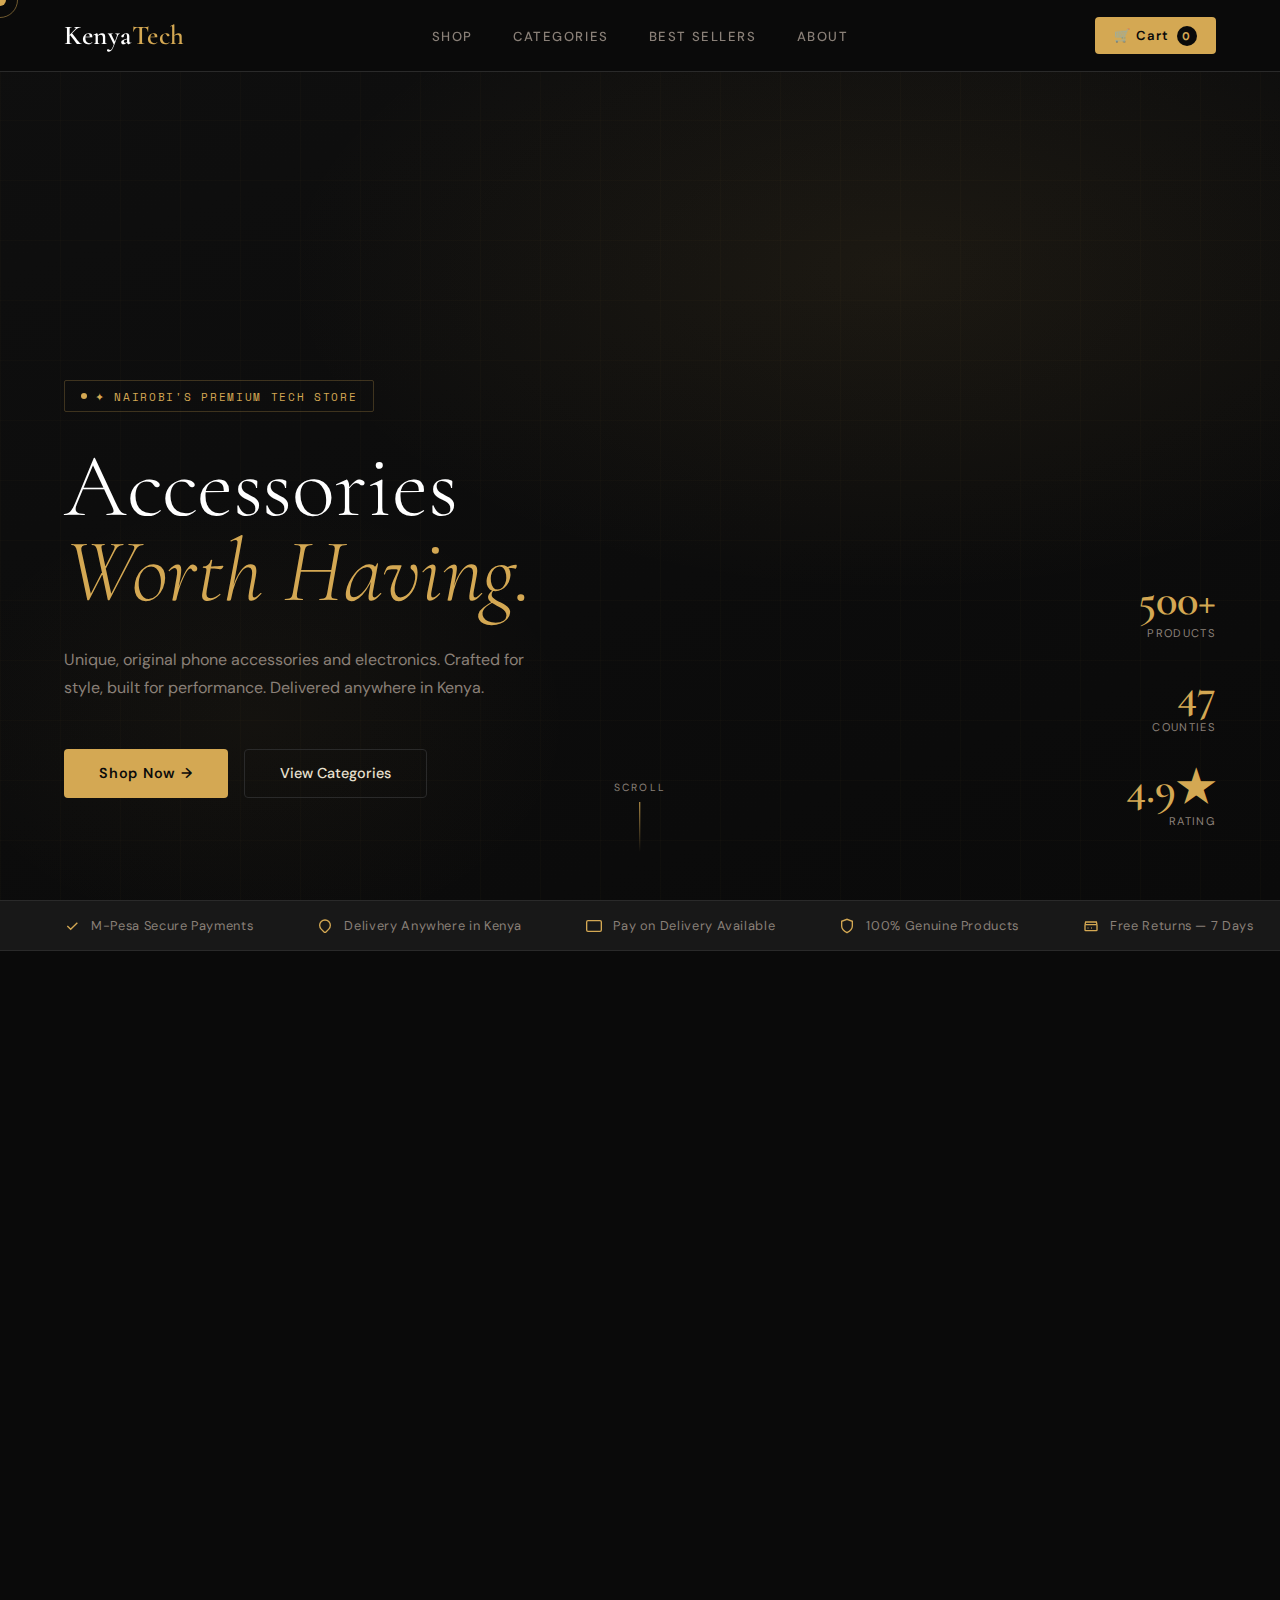
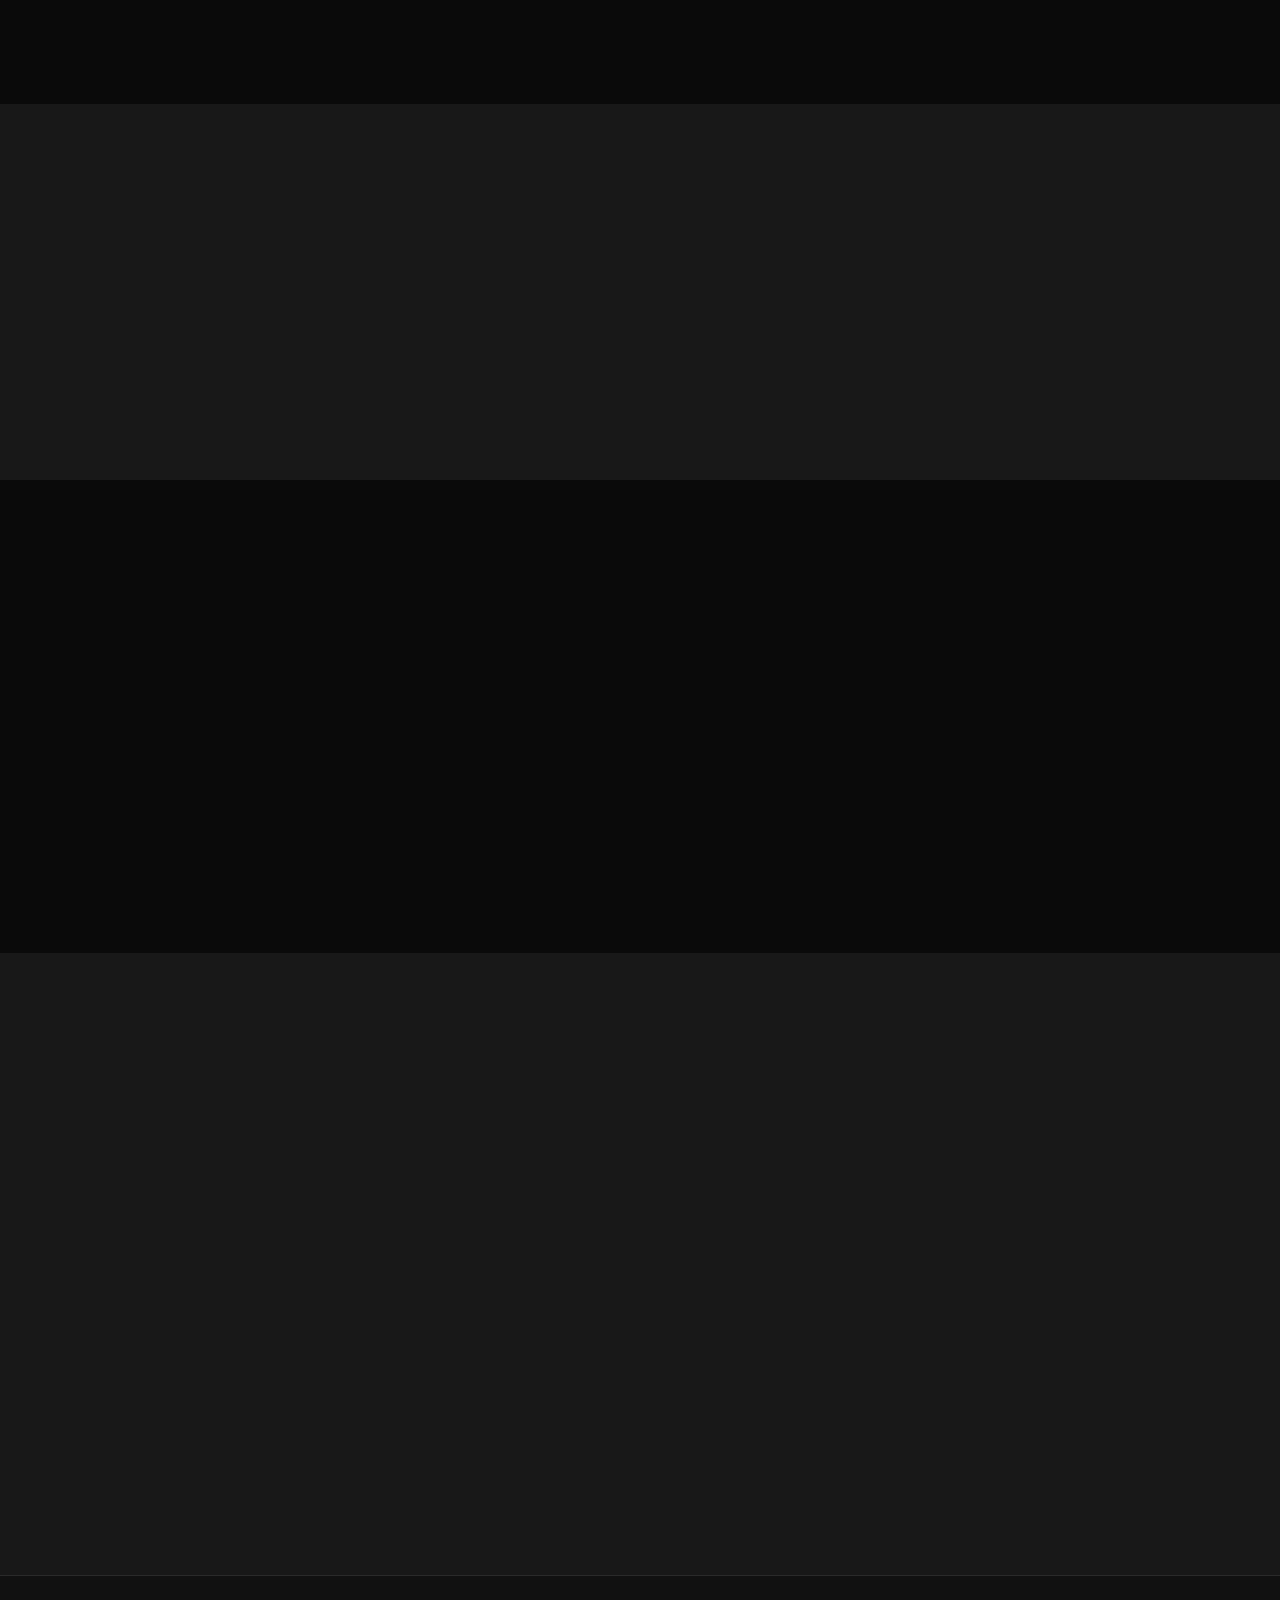
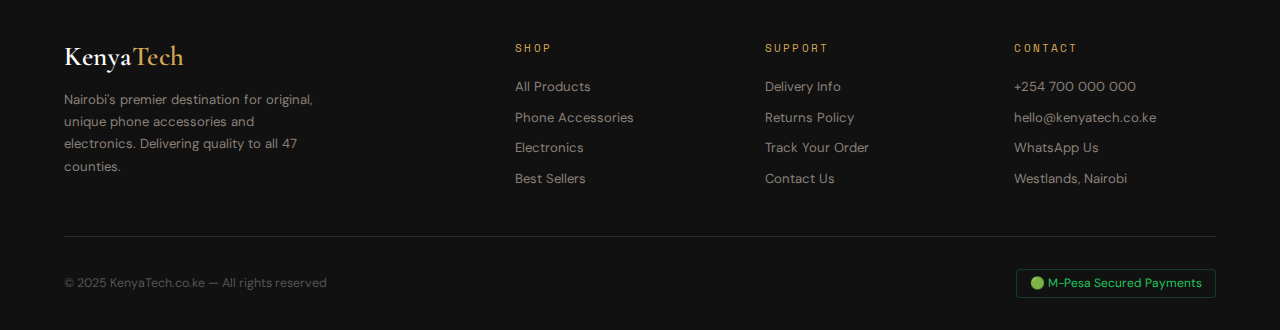
<file: kenyatech.html>
<!DOCTYPE html>
<html lang="en">
<head>
<meta charset="UTF-8">
<meta name="viewport" content="width=device-width, initial-scale=1.0">
<title>KenyaTech — Premium Phone Accessories</title>
<link rel="preconnect" href="https://fonts.googleapis.com">
<link href="https://fonts.googleapis.com/css2?family=Cormorant+Garamond:wght@300;400;500;600;700&family=DM+Sans:wght@300;400;500;600&family=Space+Mono:wght@400;700&display=swap" rel="stylesheet">
<style>
  :root {
    --gold: #D4A853;
    --gold-light: #F0C872;
    --gold-dim: #8A6A2A;
    --black: #0A0A0A;
    --dark: #111111;
    --dark2: #181818;
    --dark3: #222222;
    --card: #161616;
    --border: #2A2A2A;
    --border-gold: rgba(212,168,83,0.25);
    --text: #E8E0D0;
    --text-dim: #8A8078;
    --text-muted: #555;
    --green: #22C55E;
    --red: #EF4444;
    --white: #FFFFFF;
    --r: 8px;
    --r-lg: 16px;
  }

  *, *::before, *::after { box-sizing: border-box; margin: 0; padding: 0; }

  html { scroll-behavior: smooth; }

  body {
    font-family: 'DM Sans', sans-serif;
    background: var(--black);
    color: var(--text);
    overflow-x: hidden;
    cursor: none;
  }

  /* CUSTOM CURSOR */
  .cursor {
    width: 12px; height: 12px;
    background: var(--gold);
    border-radius: 50%;
    position: fixed; top: 0; left: 0;
    pointer-events: none;
    z-index: 99999;
    transition: transform 0.15s ease, width 0.2s, height 0.2s, background 0.2s;
    transform: translate(-50%, -50%);
  }
  .cursor-ring {
    width: 36px; height: 36px;
    border: 1.5px solid var(--gold);
    border-radius: 50%;
    position: fixed; top: 0; left: 0;
    pointer-events: none;
    z-index: 99998;
    transition: transform 0.3s ease;
    transform: translate(-50%, -50%);
    opacity: 0.5;
  }
  .cursor.hovering { width: 20px; height: 20px; background: var(--gold-light); }
  .cursor-ring.hovering { width: 52px; height: 52px; opacity: 0.3; }

  /* NAV */
  nav {
    position: fixed; top: 0; left: 0; right: 0; z-index: 1000;
    display: flex; align-items: center; justify-content: space-between;
    padding: 0 5%;
    height: 72px;
    background: rgba(10,10,10,0.92);
    backdrop-filter: blur(24px);
    border-bottom: 1px solid var(--border);
    transition: all 0.3s;
  }
  nav.scrolled { height: 60px; border-bottom-color: var(--border-gold); }

  .nav-logo {
    font-family: 'Cormorant Garamond', serif;
    font-size: 1.7rem;
    font-weight: 600;
    color: var(--white);
    letter-spacing: 0.02em;
    text-decoration: none;
  }
  .nav-logo span { color: var(--gold); }

  .nav-links {
    display: flex; gap: 2.5rem; list-style: none;
    align-items: center;
  }
  .nav-links a {
    font-family: 'DM Sans', sans-serif;
    font-size: 0.82rem;
    font-weight: 500;
    color: var(--text-dim);
    text-decoration: none;
    letter-spacing: 0.12em;
    text-transform: uppercase;
    transition: color 0.2s;
    position: relative;
  }
  .nav-links a::after {
    content: '';
    position: absolute; bottom: -4px; left: 0; right: 0;
    height: 1px; background: var(--gold);
    transform: scaleX(0); transition: transform 0.2s;
  }
  .nav-links a:hover { color: var(--gold); }
  .nav-links a:hover::after { transform: scaleX(1); }

  .nav-actions { display: flex; align-items: center; gap: 1rem; }

  .cart-btn {
    display: flex; align-items: center; gap: 0.5rem;
    background: var(--gold);
    color: var(--black);
    border: none;
    padding: 0.55rem 1.2rem;
    border-radius: 4px;
    font-family: 'DM Sans', sans-serif;
    font-size: 0.82rem;
    font-weight: 600;
    letter-spacing: 0.08em;
    cursor: none;
    transition: background 0.2s, transform 0.15s;
    position: relative;
  }
  .cart-btn:hover { background: var(--gold-light); transform: translateY(-1px); }
  .cart-count {
    background: var(--black);
    color: var(--gold);
    width: 20px; height: 20px;
    border-radius: 50%;
    display: flex; align-items: center; justify-content: center;
    font-size: 0.7rem; font-weight: 700;
  }

  .menu-btn {
    display: none;
    background: none; border: 1px solid var(--border);
    color: var(--text); width: 40px; height: 40px;
    border-radius: var(--r); align-items: center; justify-content: center;
    cursor: none; font-size: 1.2rem;
  }

  /* HERO */
  .hero {
    min-height: 100vh;
    display: flex; flex-direction: column; justify-content: flex-end;
    padding: 0 5% 8%;
    position: relative;
    overflow: hidden;
    background: var(--black);
  }

  .hero-bg {
    position: absolute; inset: 0;
    background:
      radial-gradient(ellipse 80% 60% at 70% 30%, rgba(212,168,83,0.08) 0%, transparent 60%),
      radial-gradient(ellipse 50% 50% at 20% 80%, rgba(212,168,83,0.04) 0%, transparent 50%),
      linear-gradient(160deg, #0F0F0F 0%, #0A0A0A 100%);
  }

  .hero-grid {
    position: absolute; inset: 0;
    background-image:
      linear-gradient(rgba(212,168,83,0.04) 1px, transparent 1px),
      linear-gradient(90deg, rgba(212,168,83,0.04) 1px, transparent 1px);
    background-size: 60px 60px;
    opacity: 0.6;
  }

  .hero-content { position: relative; z-index: 2; max-width: 720px; }

  .hero-tag {
    display: inline-flex; align-items: center; gap: 0.5rem;
    border: 1px solid var(--border-gold);
    padding: 0.4rem 1rem;
    border-radius: 2px;
    font-family: 'Space Mono', monospace;
    font-size: 0.7rem;
    color: var(--gold);
    letter-spacing: 0.15em;
    text-transform: uppercase;
    margin-bottom: 2rem;
    animation: fadeUp 0.8s ease 0.2s both;
  }
  .hero-tag::before {
    content: '';
    width: 6px; height: 6px;
    background: var(--gold);
    border-radius: 50%;
    animation: pulse 2s infinite;
  }
  @keyframes pulse { 0%,100%{opacity:1;transform:scale(1)} 50%{opacity:0.5;transform:scale(1.4)} }

  .hero h1 {
    font-family: 'Cormorant Garamond', serif;
    font-size: clamp(3.2rem, 7vw, 6.5rem);
    font-weight: 300;
    line-height: 0.95;
    color: var(--white);
    margin-bottom: 2rem;
    animation: fadeUp 0.8s ease 0.4s both;
  }
  .hero h1 em {
    font-style: italic;
    color: var(--gold);
    display: block;
  }

  .hero-sub {
    font-size: 1rem;
    color: var(--text-dim);
    line-height: 1.7;
    max-width: 480px;
    margin-bottom: 3rem;
    animation: fadeUp 0.8s ease 0.6s both;
  }

  .hero-ctas {
    display: flex; gap: 1rem; flex-wrap: wrap;
    animation: fadeUp 0.8s ease 0.8s both;
  }

  .btn-primary {
    display: inline-flex; align-items: center; gap: 0.6rem;
    background: var(--gold);
    color: var(--black);
    padding: 0.9rem 2.2rem;
    border: none; border-radius: 4px;
    font-family: 'DM Sans', sans-serif;
    font-size: 0.9rem; font-weight: 600;
    letter-spacing: 0.05em;
    cursor: none;
    transition: background 0.2s, transform 0.15s, box-shadow 0.2s;
    text-decoration: none;
  }
  .btn-primary:hover {
    background: var(--gold-light);
    transform: translateY(-2px);
    box-shadow: 0 12px 32px rgba(212,168,83,0.3);
  }

  .btn-outline {
    display: inline-flex; align-items: center; gap: 0.6rem;
    background: transparent;
    color: var(--text);
    padding: 0.9rem 2.2rem;
    border: 1px solid var(--border);
    border-radius: 4px;
    font-family: 'DM Sans', sans-serif;
    font-size: 0.9rem; font-weight: 500;
    cursor: none;
    transition: border-color 0.2s, color 0.2s, transform 0.15s;
    text-decoration: none;
  }
  .btn-outline:hover { border-color: var(--gold); color: var(--gold); transform: translateY(-2px); }

  .hero-stats {
    position: absolute; right: 5%; bottom: 8%;
    display: flex; flex-direction: column; gap: 2rem;
    z-index: 2;
    animation: fadeLeft 0.8s ease 1s both;
  }
  .stat-item { text-align: right; }
  .stat-num {
    font-family: 'Cormorant Garamond', serif;
    font-size: 2.8rem;
    font-weight: 600;
    color: var(--gold);
    line-height: 1;
  }
  .stat-label {
    font-size: 0.7rem;
    color: var(--text-dim);
    letter-spacing: 0.12em;
    text-transform: uppercase;
    margin-top: 0.2rem;
  }

  .hero-scroll {
    position: absolute; bottom: 3rem; left: 50%;
    transform: translateX(-50%);
    display: flex; flex-direction: column; align-items: center; gap: 0.5rem;
    color: var(--text-dim);
    font-size: 0.65rem;
    letter-spacing: 0.2em;
    text-transform: uppercase;
    z-index: 2;
    animation: fadeIn 1s ease 1.5s both;
  }
  .scroll-line {
    width: 1px; height: 50px;
    background: linear-gradient(var(--gold), transparent);
    animation: scrollDrop 2s ease-in-out infinite;
  }
  @keyframes scrollDrop {
    0% { transform: scaleY(0); transform-origin: top; opacity: 0; }
    50% { transform: scaleY(1); transform-origin: top; opacity: 1; }
    100% { transform: scaleY(0); transform-origin: bottom; opacity: 0; }
  }

  /* TRUST BAR */
  .trust-bar {
    background: var(--dark2);
    border-top: 1px solid var(--border);
    border-bottom: 1px solid var(--border);
    padding: 1rem 5%;
    overflow: hidden;
  }
  .trust-track {
    display: flex; gap: 4rem; align-items: center;
    animation: marquee 30s linear infinite;
    white-space: nowrap;
  }
  .trust-item {
    display: flex; align-items: center; gap: 0.7rem;
    font-size: 0.8rem;
    color: var(--text-dim);
    letter-spacing: 0.05em;
    flex-shrink: 0;
  }
  .trust-item svg { color: var(--gold); flex-shrink: 0; }
  @keyframes marquee {
    0% { transform: translateX(0); }
    100% { transform: translateX(-50%); }
  }

  /* SECTIONS */
  section { padding: 7rem 5%; }

  .section-label {
    font-family: 'Space Mono', monospace;
    font-size: 0.68rem;
    color: var(--gold);
    letter-spacing: 0.2em;
    text-transform: uppercase;
    margin-bottom: 1rem;
  }
  .section-title {
    font-family: 'Cormorant Garamond', serif;
    font-size: clamp(2.2rem, 4.5vw, 3.8rem);
    font-weight: 400;
    color: var(--white);
    line-height: 1.1;
  }
  .section-title em { font-style: italic; color: var(--gold); }

  /* CATEGORIES */
  .categories { background: var(--black); }

  .cat-grid {
    display: grid;
    grid-template-columns: 1fr 1fr;
    gap: 1.5rem;
    margin-top: 3.5rem;
  }

  .cat-card {
    position: relative;
    background: var(--card);
    border: 1px solid var(--border);
    border-radius: var(--r-lg);
    padding: 3rem 2.5rem;
    overflow: hidden;
    cursor: none;
    transition: border-color 0.3s, transform 0.3s;
    text-decoration: none;
    display: block;
  }
  .cat-card::before {
    content: '';
    position: absolute; inset: 0;
    background: radial-gradient(ellipse 60% 60% at 80% 20%, rgba(212,168,83,0.08), transparent);
    opacity: 0; transition: opacity 0.3s;
  }
  .cat-card:hover { border-color: var(--gold-dim); transform: translateY(-4px); }
  .cat-card:hover::before { opacity: 1; }

  .cat-icon {
    font-size: 3rem;
    margin-bottom: 1.5rem;
    display: block;
  }
  .cat-name {
    font-family: 'Cormorant Garamond', serif;
    font-size: 1.9rem;
    font-weight: 500;
    color: var(--white);
    margin-bottom: 0.5rem;
  }
  .cat-desc {
    font-size: 0.85rem;
    color: var(--text-dim);
    line-height: 1.6;
    margin-bottom: 1.5rem;
  }
  .cat-count {
    font-family: 'Space Mono', monospace;
    font-size: 0.7rem;
    color: var(--gold);
    letter-spacing: 0.1em;
  }
  .cat-arrow {
    position: absolute; right: 2rem; bottom: 2rem;
    width: 44px; height: 44px;
    border: 1px solid var(--border);
    border-radius: 50%;
    display: flex; align-items: center; justify-content: center;
    color: var(--text-dim);
    transition: border-color 0.3s, color 0.3s, transform 0.3s;
  }
  .cat-card:hover .cat-arrow { border-color: var(--gold); color: var(--gold); transform: rotate(45deg); }

  /* FEATURED PRODUCTS */
  .products-section { background: var(--dark2); }

  .products-header {
    display: flex; align-items: flex-end; justify-content: space-between;
    margin-bottom: 3.5rem;
    flex-wrap: wrap; gap: 1.5rem;
  }

  .filter-tabs {
    display: flex; gap: 0.5rem;
    background: var(--dark3);
    padding: 0.3rem;
    border-radius: var(--r);
    border: 1px solid var(--border);
  }
  .filter-tab {
    padding: 0.55rem 1.2rem;
    border: none; border-radius: 6px;
    background: transparent;
    color: var(--text-dim);
    font-family: 'DM Sans', sans-serif;
    font-size: 0.82rem;
    font-weight: 500;
    cursor: none;
    transition: all 0.2s;
    white-space: nowrap;
  }
  .filter-tab.active {
    background: var(--gold);
    color: var(--black);
    font-weight: 600;
  }
  .filter-tab:hover:not(.active) { color: var(--text); }

  .products-grid {
    display: grid;
    grid-template-columns: repeat(auto-fill, minmax(280px, 1fr));
    gap: 1.5rem;
  }

  .product-card {
    background: var(--card);
    border: 1px solid var(--border);
    border-radius: var(--r-lg);
    overflow: hidden;
    cursor: none;
    transition: border-color 0.3s, transform 0.3s, box-shadow 0.3s;
    position: relative;
  }
  .product-card:hover {
    border-color: var(--border-gold);
    transform: translateY(-6px);
    box-shadow: 0 20px 60px rgba(0,0,0,0.4);
  }

  .product-img {
    aspect-ratio: 1;
    background: var(--dark3);
    display: flex; align-items: center; justify-content: center;
    font-size: 5rem;
    position: relative;
    overflow: hidden;
  }
  .product-img::after {
    content: '';
    position: absolute; inset: 0;
    background: radial-gradient(ellipse at center, rgba(212,168,83,0.06), transparent);
  }

  .product-badge {
    position: absolute; top: 1rem; left: 1rem;
    padding: 0.3rem 0.7rem;
    border-radius: 4px;
    font-family: 'Space Mono', monospace;
    font-size: 0.62rem;
    font-weight: 700;
    letter-spacing: 0.05em;
    z-index: 2;
  }
  .badge-new { background: var(--gold); color: var(--black); }
  .badge-hot { background: #EF4444; color: white; }
  .badge-sale { background: var(--green); color: white; }

  .product-wishlist {
    position: absolute; top: 1rem; right: 1rem;
    width: 36px; height: 36px;
    background: rgba(10,10,10,0.7);
    border: 1px solid var(--border);
    border-radius: 50%;
    display: flex; align-items: center; justify-content: center;
    cursor: none;
    font-size: 0.9rem;
    transition: all 0.2s;
    z-index: 2;
    color: var(--text-dim);
  }
  .product-wishlist:hover, .product-wishlist.active { color: #EF4444; border-color: #EF4444; }

  .product-info { padding: 1.5rem; }

  .product-category {
    font-family: 'Space Mono', monospace;
    font-size: 0.62rem;
    color: var(--gold);
    letter-spacing: 0.15em;
    text-transform: uppercase;
    margin-bottom: 0.5rem;
  }
  .product-name {
    font-family: 'Cormorant Garamond', serif;
    font-size: 1.25rem;
    font-weight: 500;
    color: var(--white);
    line-height: 1.3;
    margin-bottom: 0.5rem;
  }
  .product-desc {
    font-size: 0.8rem;
    color: var(--text-dim);
    line-height: 1.5;
    margin-bottom: 1.2rem;
  }

  .product-footer {
    display: flex; align-items: center; justify-content: space-between;
    padding-top: 1rem;
    border-top: 1px solid var(--border);
  }
  .product-price { display: flex; flex-direction: column; }
  .price-main {
    font-family: 'Cormorant Garamond', serif;
    font-size: 1.6rem;
    font-weight: 600;
    color: var(--gold);
    line-height: 1;
  }
  .price-original {
    font-size: 0.8rem;
    color: var(--text-muted);
    text-decoration: line-through;
  }

  .add-to-cart {
    width: 44px; height: 44px;
    background: var(--gold);
    border: none;
    border-radius: var(--r);
    display: flex; align-items: center; justify-content: center;
    cursor: none;
    transition: background 0.2s, transform 0.15s;
    font-size: 1.1rem;
  }
  .add-to-cart:hover { background: var(--gold-light); transform: scale(1.08); }

  /* PRODUCT MODAL */
  .modal-overlay {
    position: fixed; inset: 0;
    background: rgba(0,0,0,0.85);
    backdrop-filter: blur(12px);
    z-index: 2000;
    display: flex; align-items: center; justify-content: center;
    padding: 2rem;
    opacity: 0; pointer-events: none;
    transition: opacity 0.3s;
  }
  .modal-overlay.open { opacity: 1; pointer-events: all; }

  .modal {
    background: var(--dark2);
    border: 1px solid var(--border);
    border-radius: var(--r-lg);
    max-width: 900px; width: 100%;
    max-height: 90vh;
    overflow-y: auto;
    transform: translateY(20px);
    transition: transform 0.3s;
    position: relative;
  }
  .modal-overlay.open .modal { transform: translateY(0); }

  .modal-close {
    position: absolute; top: 1.5rem; right: 1.5rem;
    width: 40px; height: 40px;
    background: var(--dark3);
    border: 1px solid var(--border);
    border-radius: 50%;
    display: flex; align-items: center; justify-content: center;
    cursor: none; color: var(--text-dim);
    font-size: 1.2rem;
    transition: all 0.2s;
    z-index: 10;
  }
  .modal-close:hover { color: var(--white); border-color: var(--gold); }

  .modal-grid {
    display: grid; grid-template-columns: 1fr 1fr;
  }
  .modal-img {
    aspect-ratio: 1;
    background: var(--dark3);
    display: flex; align-items: center; justify-content: center;
    font-size: 8rem;
    border-radius: var(--r-lg) 0 0 var(--r-lg);
  }
  .modal-body { padding: 3rem; }
  .modal-cat {
    font-family: 'Space Mono', monospace;
    font-size: 0.65rem;
    color: var(--gold);
    letter-spacing: 0.2em;
    text-transform: uppercase;
    margin-bottom: 0.75rem;
  }
  .modal-name {
    font-family: 'Cormorant Garamond', serif;
    font-size: 2.2rem;
    font-weight: 500;
    color: var(--white);
    line-height: 1.15;
    margin-bottom: 0.75rem;
  }
  .modal-desc {
    font-size: 0.88rem;
    color: var(--text-dim);
    line-height: 1.7;
    margin-bottom: 1.5rem;
  }
  .modal-price {
    font-family: 'Cormorant Garamond', serif;
    font-size: 2.4rem;
    font-weight: 600;
    color: var(--gold);
    margin-bottom: 0.5rem;
  }

  .modal-delivery {
    display: flex; align-items: center; gap: 0.5rem;
    font-size: 0.8rem;
    color: var(--green);
    margin-bottom: 2rem;
  }

  .modal-payment {
    display: flex; gap: 0.5rem;
    margin-bottom: 2rem;
    flex-wrap: wrap;
  }
  .pay-badge {
    display: flex; align-items: center; gap: 0.4rem;
    padding: 0.4rem 0.8rem;
    border: 1px solid var(--border);
    border-radius: 4px;
    font-size: 0.75rem;
    color: var(--text-dim);
  }

  .modal-ctas { display: flex; flex-direction: column; gap: 0.75rem; }

  .btn-buy-now {
    width: 100%;
    padding: 1rem;
    background: var(--gold);
    color: var(--black);
    border: none;
    border-radius: var(--r);
    font-family: 'DM Sans', sans-serif;
    font-size: 0.95rem; font-weight: 700;
    cursor: none;
    transition: all 0.2s;
    letter-spacing: 0.05em;
  }
  .btn-buy-now:hover { background: var(--gold-light); transform: translateY(-2px); }

  .btn-cod {
    width: 100%;
    padding: 1rem;
    background: transparent;
    color: var(--text);
    border: 1px solid var(--border);
    border-radius: var(--r);
    font-family: 'DM Sans', sans-serif;
    font-size: 0.95rem; font-weight: 500;
    cursor: none;
    transition: all 0.2s;
  }
  .btn-cod:hover { border-color: var(--gold); color: var(--gold); }

  /* CHECKOUT PANEL */
  .checkout-overlay {
    position: fixed; inset: 0;
    background: rgba(0,0,0,0.8);
    backdrop-filter: blur(8px);
    z-index: 3000;
    display: flex; justify-content: flex-end;
    opacity: 0; pointer-events: none;
    transition: opacity 0.3s;
  }
  .checkout-overlay.open { opacity: 1; pointer-events: all; }

  .checkout-panel {
    background: var(--dark2);
    width: 100%; max-width: 480px;
    height: 100%;
    overflow-y: auto;
    transform: translateX(100%);
    transition: transform 0.4s cubic-bezier(0.16, 1, 0.3, 1);
    border-left: 1px solid var(--border);
    display: flex; flex-direction: column;
  }
  .checkout-overlay.open .checkout-panel { transform: translateX(0); }

  .checkout-header {
    padding: 2rem 2rem 1.5rem;
    border-bottom: 1px solid var(--border);
    display: flex; align-items: center; justify-content: space-between;
  }
  .checkout-title {
    font-family: 'Cormorant Garamond', serif;
    font-size: 1.6rem;
    font-weight: 500;
    color: var(--white);
  }
  .close-btn {
    background: none; border: none;
    color: var(--text-dim); font-size: 1.3rem; cursor: none;
    transition: color 0.2s;
  }
  .close-btn:hover { color: var(--white); }

  .checkout-content { padding: 2rem; flex: 1; }

  /* CART ITEMS */
  .cart-section { margin-bottom: 2rem; }
  .cart-section-title {
    font-family: 'Space Mono', monospace;
    font-size: 0.65rem;
    color: var(--gold);
    letter-spacing: 0.15em;
    text-transform: uppercase;
    margin-bottom: 1rem;
  }
  .cart-item {
    display: flex; gap: 1rem; align-items: center;
    padding: 1rem 0;
    border-bottom: 1px solid var(--border);
  }
  .cart-item-emoji { font-size: 2rem; }
  .cart-item-info { flex: 1; }
  .cart-item-name { font-size: 0.88rem; color: var(--text); font-weight: 500; }
  .cart-item-price { font-size: 0.85rem; color: var(--gold); margin-top: 0.2rem; }
  .cart-item-remove { color: var(--text-muted); cursor: none; font-size: 0.9rem; transition: color 0.2s; }
  .cart-item-remove:hover { color: var(--red); }

  .cart-empty {
    text-align: center; padding: 3rem 0;
    color: var(--text-dim); font-size: 0.9rem;
  }

  /* FORM */
  .form-divider {
    display: flex; align-items: center; gap: 1rem;
    margin: 1.5rem 0;
    color: var(--text-muted);
    font-size: 0.75rem;
    letter-spacing: 0.1em;
    text-transform: uppercase;
  }
  .form-divider::before, .form-divider::after {
    content: ''; flex: 1; height: 1px; background: var(--border);
  }

  .form-group { margin-bottom: 1.2rem; }
  .form-label {
    display: block;
    font-size: 0.75rem;
    color: var(--text-dim);
    letter-spacing: 0.08em;
    text-transform: uppercase;
    margin-bottom: 0.5rem;
  }
  .form-input {
    width: 100%;
    background: var(--dark3);
    border: 1px solid var(--border);
    border-radius: var(--r);
    padding: 0.9rem 1rem;
    color: var(--text);
    font-family: 'DM Sans', sans-serif;
    font-size: 0.9rem;
    transition: border-color 0.2s;
    outline: none;
  }
  .form-input:focus { border-color: var(--gold); }
  .form-input::placeholder { color: var(--text-muted); }

  .payment-options { display: flex; flex-direction: column; gap: 0.75rem; margin-bottom: 1.5rem; }

  .pay-option {
    border: 1px solid var(--border);
    border-radius: var(--r);
    padding: 1rem 1.2rem;
    cursor: none;
    transition: border-color 0.2s, background 0.2s;
    display: flex; align-items: center; gap: 1rem;
  }
  .pay-option:hover { border-color: var(--gold-dim); }
  .pay-option.selected { border-color: var(--gold); background: rgba(212,168,83,0.06); }

  .pay-radio {
    width: 18px; height: 18px;
    border: 2px solid var(--border);
    border-radius: 50%;
    display: flex; align-items: center; justify-content: center;
    flex-shrink: 0;
    transition: border-color 0.2s;
  }
  .pay-option.selected .pay-radio { border-color: var(--gold); }
  .pay-radio-dot {
    width: 8px; height: 8px;
    background: var(--gold);
    border-radius: 50%;
    opacity: 0; transform: scale(0);
    transition: all 0.2s;
  }
  .pay-option.selected .pay-radio-dot { opacity: 1; transform: scale(1); }

  .pay-info { flex: 1; }
  .pay-name { font-size: 0.88rem; font-weight: 500; color: var(--text); }
  .pay-desc { font-size: 0.75rem; color: var(--text-dim); margin-top: 0.15rem; }

  .order-summary {
    background: var(--dark3);
    border: 1px solid var(--border);
    border-radius: var(--r);
    padding: 1.2rem;
    margin-bottom: 1.5rem;
  }
  .summary-row {
    display: flex; justify-content: space-between; align-items: center;
    padding: 0.4rem 0;
    font-size: 0.85rem;
  }
  .summary-row.total {
    border-top: 1px solid var(--border);
    margin-top: 0.5rem; padding-top: 0.75rem;
    font-weight: 600; color: var(--white);
  }
  .summary-total-price {
    font-family: 'Cormorant Garamond', serif;
    font-size: 1.5rem;
    color: var(--gold);
  }

  .btn-place-order {
    width: 100%;
    padding: 1.1rem;
    background: var(--gold);
    color: var(--black);
    border: none;
    border-radius: var(--r);
    font-family: 'DM Sans', sans-serif;
    font-size: 1rem;
    font-weight: 700;
    cursor: none;
    letter-spacing: 0.05em;
    transition: all 0.2s;
  }
  .btn-place-order:hover { background: var(--gold-light); transform: translateY(-1px); box-shadow: 0 8px 24px rgba(212,168,83,0.25); }

  /* SUCCESS */
  .order-success {
    display: none; flex-direction: column; align-items: center;
    justify-content: center; padding: 3rem; text-align: center;
    flex: 1;
  }
  .order-success.show { display: flex; }
  .success-icon { font-size: 4rem; margin-bottom: 1.5rem; }
  .success-title {
    font-family: 'Cormorant Garamond', serif;
    font-size: 2rem; color: var(--white); margin-bottom: 0.75rem;
  }
  .success-msg { font-size: 0.9rem; color: var(--text-dim); line-height: 1.6; max-width: 300px; }

  /* BEST SELLERS */
  .bestsellers { background: var(--black); }

  .bs-grid {
    display: grid;
    grid-template-columns: 1.4fr 1fr;
    gap: 1.5rem;
    margin-top: 3.5rem;
  }
  .bs-feature {
    background: var(--card);
    border: 1px solid var(--border);
    border-radius: var(--r-lg);
    padding: 3rem;
    position: relative; overflow: hidden;
  }
  .bs-feature::before {
    content: '';
    position: absolute;
    top: -50%; right: -20%;
    width: 300px; height: 300px;
    border-radius: 50%;
    background: radial-gradient(circle, rgba(212,168,83,0.08), transparent);
  }
  .bs-feature-emoji { font-size: 5rem; margin-bottom: 1.5rem; display: block; }
  .bs-feature-tag {
    font-family: 'Space Mono', monospace;
    font-size: 0.65rem; color: var(--gold);
    letter-spacing: 0.15em; text-transform: uppercase;
    margin-bottom: 0.75rem;
  }
  .bs-feature-name {
    font-family: 'Cormorant Garamond', serif;
    font-size: 2rem; font-weight: 500;
    color: var(--white); margin-bottom: 0.75rem;
  }
  .bs-feature-desc { font-size: 0.85rem; color: var(--text-dim); line-height: 1.6; margin-bottom: 2rem; }
  .bs-feature-price {
    font-family: 'Cormorant Garamond', serif;
    font-size: 2.2rem; color: var(--gold); margin-bottom: 1.5rem;
  }

  .bs-list { display: flex; flex-direction: column; gap: 1rem; }

  .bs-item {
    background: var(--card);
    border: 1px solid var(--border);
    border-radius: var(--r);
    padding: 1.2rem 1.5rem;
    display: flex; align-items: center; gap: 1.2rem;
    cursor: none;
    transition: border-color 0.3s;
  }
  .bs-item:hover { border-color: var(--border-gold); }
  .bs-item-num {
    font-family: 'Space Mono', monospace;
    font-size: 0.7rem; color: var(--gold-dim); width: 24px; flex-shrink: 0;
  }
  .bs-item-emoji { font-size: 2rem; flex-shrink: 0; }
  .bs-item-info { flex: 1; }
  .bs-item-name { font-size: 0.9rem; font-weight: 500; color: var(--text); }
  .bs-item-price { font-size: 0.85rem; color: var(--gold); margin-top: 0.2rem; }
  .bs-item-btn {
    background: var(--dark3);
    border: 1px solid var(--border);
    border-radius: 6px;
    color: var(--text-dim);
    padding: 0.4rem 0.8rem;
    font-size: 0.75rem; cursor: none;
    transition: all 0.2s;
  }
  .bs-item-btn:hover { border-color: var(--gold); color: var(--gold); }

  /* WHY US */
  .why-section { background: var(--dark2); }

  .why-grid {
    display: grid;
    grid-template-columns: repeat(4, 1fr);
    gap: 1.5rem;
    margin-top: 3.5rem;
  }
  .why-card {
    background: var(--card);
    border: 1px solid var(--border);
    border-radius: var(--r-lg);
    padding: 2.5rem 2rem;
    text-align: center;
    transition: border-color 0.3s, transform 0.3s;
  }
  .why-card:hover { border-color: var(--border-gold); transform: translateY(-4px); }
  .why-icon { font-size: 2.5rem; margin-bottom: 1.2rem; display: block; }
  .why-title { font-family: 'Cormorant Garamond', serif; font-size: 1.2rem; color: var(--white); margin-bottom: 0.5rem; }
  .why-desc { font-size: 0.8rem; color: var(--text-dim); line-height: 1.6; }

  /* FOOTER */
  footer {
    background: var(--dark);
    border-top: 1px solid var(--border);
    padding: 4rem 5% 2rem;
  }
  .footer-grid {
    display: grid;
    grid-template-columns: 2fr 1fr 1fr 1fr;
    gap: 3rem;
    margin-bottom: 3rem;
  }
  .footer-brand .nav-logo { display: block; margin-bottom: 1rem; text-decoration: none; }
  .footer-brand-desc { font-size: 0.82rem; color: var(--text-dim); line-height: 1.7; max-width: 260px; }

  .footer-col-title {
    font-family: 'Space Mono', monospace;
    font-size: 0.68rem; color: var(--gold);
    letter-spacing: 0.2em; text-transform: uppercase;
    margin-bottom: 1.2rem;
  }
  .footer-links { list-style: none; display: flex; flex-direction: column; gap: 0.6rem; }
  .footer-links a {
    font-size: 0.82rem; color: var(--text-dim);
    text-decoration: none;
    transition: color 0.2s;
  }
  .footer-links a:hover { color: var(--gold); }

  .footer-bottom {
    display: flex; justify-content: space-between; align-items: center;
    padding-top: 2rem;
    border-top: 1px solid var(--border);
    flex-wrap: wrap; gap: 1rem;
  }
  .footer-copy { font-size: 0.78rem; color: var(--text-muted); }

  .mpesa-badge {
    display: flex; align-items: center; gap: 0.5rem;
    font-size: 0.75rem; color: var(--green);
    border: 1px solid rgba(34,197,94,0.25);
    padding: 0.35rem 0.8rem;
    border-radius: 4px;
  }

  /* MOBILE NAV */
  .mobile-menu {
    display: none;
    position: fixed; inset: 0;
    background: var(--dark);
    z-index: 900;
    flex-direction: column;
    padding: 100px 5% 3rem;
    gap: 1.5rem;
    border-right: none;
    transform: translateX(-100%);
    transition: transform 0.3s;
  }
  .mobile-menu.open { transform: translateX(0); }
  .mobile-menu a {
    font-family: 'Cormorant Garamond', serif;
    font-size: 2.5rem; color: var(--white);
    text-decoration: none;
    font-weight: 300;
    transition: color 0.2s;
  }
  .mobile-menu a:hover { color: var(--gold); }

  /* ANIMATIONS */
  @keyframes fadeUp { from { opacity:0; transform:translateY(24px); } to { opacity:1; transform:translateY(0); } }
  @keyframes fadeLeft { from { opacity:0; transform:translateX(24px); } to { opacity:1; transform:translateX(0); } }
  @keyframes fadeIn { from { opacity:0; } to { opacity:1; } }

  .reveal { opacity: 0; transform: translateY(30px); transition: all 0.7s cubic-bezier(0.16,1,0.3,1); }
  .reveal.visible { opacity: 1; transform: translateY(0); }

  /* TOAST */
  .toast {
    position: fixed; bottom: 2rem; right: 2rem;
    background: var(--dark2);
    border: 1px solid var(--border-gold);
    border-radius: var(--r);
    padding: 1rem 1.5rem;
    display: flex; align-items: center; gap: 0.75rem;
    z-index: 9999;
    transform: translateY(80px);
    opacity: 0;
    transition: all 0.3s cubic-bezier(0.16,1,0.3,1);
    max-width: 300px;
  }
  .toast.show { transform: translateY(0); opacity: 1; }
  .toast-icon { font-size: 1.2rem; }
  .toast-text { font-size: 0.85rem; color: var(--text); }

  /* RESPONSIVE */
  @media (max-width: 1024px) {
    .why-grid { grid-template-columns: repeat(2, 1fr); }
    .footer-grid { grid-template-columns: 1fr 1fr; }
    .bs-grid { grid-template-columns: 1fr; }
  }

  @media (max-width: 768px) {
    body { cursor: auto; }
    .cursor, .cursor-ring { display: none; }
    nav { padding: 0 4%; }
    .nav-links { display: none; }
    .menu-btn { display: flex; }
    .mobile-menu { display: flex; }
    .hero { padding: 0 4% 6%; min-height: 100svh; }
    .hero-stats { display: none; }
    .cat-grid { grid-template-columns: 1fr; }
    .products-grid { grid-template-columns: 1fr 1fr; }
    .why-grid { grid-template-columns: 1fr 1fr; }
    .footer-grid { grid-template-columns: 1fr; gap: 2rem; }
    section { padding: 5rem 4%; }
    .products-header { flex-direction: column; align-items: flex-start; }
    .modal-grid { grid-template-columns: 1fr; }
    .modal-img { border-radius: var(--r-lg) var(--r-lg) 0 0; height: 280px; font-size: 6rem; }
    .modal-body { padding: 2rem; }
  }

  @media (max-width: 480px) {
    .products-grid { grid-template-columns: 1fr; }
    .why-grid { grid-template-columns: 1fr; }
    .hero-ctas { flex-direction: column; }
    .btn-primary, .btn-outline { width: 100%; justify-content: center; }
  }
</style>
</head>
<body>

<!-- CURSORS -->
<div class="cursor" id="cursor"></div>
<div class="cursor-ring" id="cursorRing"></div>

<!-- TOAST -->
<div class="toast" id="toast">
  <span class="toast-icon">🛒</span>
  <span class="toast-text" id="toastText">Added to cart!</span>
</div>

<!-- NAV -->
<nav id="navbar">
  <a href="#" class="nav-logo">Kenya<span>Tech</span></a>
  <ul class="nav-links">
    <li><a href="#products">Shop</a></li>
    <li><a href="#categories">Categories</a></li>
    <li><a href="#bestsellers">Best Sellers</a></li>
    <li><a href="#about">About</a></li>
  </ul>
  <div class="nav-actions">
    <button class="cart-btn" onclick="openCheckout()">
      🛒 Cart <span class="cart-count" id="cartCount">0</span>
    </button>
    <button class="menu-btn" id="menuBtn">☰</button>
  </div>
</nav>

<!-- MOBILE MENU -->
<div class="mobile-menu" id="mobileMenu">
  <a href="#products" onclick="closeMobileMenu()">Shop All</a>
  <a href="#categories" onclick="closeMobileMenu()">Categories</a>
  <a href="#bestsellers" onclick="closeMobileMenu()">Best Sellers</a>
  <a href="#about" onclick="closeMobileMenu()">About Us</a>
</div>

<!-- HERO -->
<section class="hero" id="home">
  <div class="hero-bg"></div>
  <div class="hero-grid"></div>
  <div class="hero-content">
    <div class="hero-tag">✦ Nairobi's Premium Tech Store</div>
    <h1>
      Accessories<br>
      <em>Worth Having.</em>
    </h1>
    <p class="hero-sub">Unique, original phone accessories and electronics. Crafted for style, built for performance. Delivered anywhere in Kenya.</p>
    <div class="hero-ctas">
      <a href="#products" class="btn-primary">Shop Now →</a>
      <a href="#categories" class="btn-outline">View Categories</a>
    </div>
  </div>
  <div class="hero-stats">
    <div class="stat-item">
      <div class="stat-num">500+</div>
      <div class="stat-label">Products</div>
    </div>
    <div class="stat-item">
      <div class="stat-num">47</div>
      <div class="stat-label">Counties</div>
    </div>
    <div class="stat-item">
      <div class="stat-num">4.9★</div>
      <div class="stat-label">Rating</div>
    </div>
  </div>
  <div class="hero-scroll">
    <span>Scroll</span>
    <div class="scroll-line"></div>
  </div>
</section>

<!-- TRUST BAR -->
<div class="trust-bar">
  <div class="trust-track" id="trustTrack">
    <span class="trust-item"><svg width="16" height="16" fill="none" stroke="currentColor" stroke-width="2" viewBox="0 0 24 24"><path d="M5 12l5 5L20 7"/></svg> M-Pesa Secure Payments</span>
    <span class="trust-item"><svg width="16" height="16" fill="none" stroke="currentColor" stroke-width="2" viewBox="0 0 24 24"><path d="M17.657 16.657L13.414 20.9a1.998 1.998 0 01-2.827 0l-4.244-4.243a8 8 0 1111.314 0z"/></svg> Delivery Anywhere in Kenya</span>
    <span class="trust-item"><svg width="16" height="16" fill="none" stroke="currentColor" stroke-width="2" viewBox="0 0 24 24"><rect x="1" y="4" width="22" height="16" rx="2"/></svg> Pay on Delivery Available</span>
    <span class="trust-item"><svg width="16" height="16" fill="none" stroke="currentColor" stroke-width="2" viewBox="0 0 24 24"><path d="M12 22s8-4 8-10V5l-8-3-8 3v7c0 6 8 10 8 10z"/></svg> 100% Genuine Products</span>
    <span class="trust-item"><svg width="16" height="16" fill="none" stroke="currentColor" stroke-width="2" viewBox="0 0 24 24"><path d="M3 10h18M7 15h1m4 0h1M3 10l1-4h16l1 4M3 10v8a1 1 0 001 1h16a1 1 0 001-1v-8"/></svg> Free Returns — 7 Days</span>
    <!-- Duplicate for seamless loop -->
    <span class="trust-item"><svg width="16" height="16" fill="none" stroke="currentColor" stroke-width="2" viewBox="0 0 24 24"><path d="M5 12l5 5L20 7"/></svg> M-Pesa Secure Payments</span>
    <span class="trust-item"><svg width="16" height="16" fill="none" stroke="currentColor" stroke-width="2" viewBox="0 0 24 24"><path d="M17.657 16.657L13.414 20.9a1.998 1.998 0 01-2.827 0l-4.244-4.243a8 8 0 1111.314 0z"/></svg> Delivery Anywhere in Kenya</span>
    <span class="trust-item"><svg width="16" height="16" fill="none" stroke="currentColor" stroke-width="2" viewBox="0 0 24 24"><rect x="1" y="4" width="22" height="16" rx="2"/></svg> Pay on Delivery Available</span>
    <span class="trust-item"><svg width="16" height="16" fill="none" stroke="currentColor" stroke-width="2" viewBox="0 0 24 24"><path d="M12 22s8-4 8-10V5l-8-3-8 3v7c0 6 8 10 8 10z"/></svg> 100% Genuine Products</span>
    <span class="trust-item"><svg width="16" height="16" fill="none" stroke="currentColor" stroke-width="2" viewBox="0 0 24 24"><path d="M3 10h18M7 15h1m4 0h1M3 10l1-4h16l1 4M3 10v8a1 1 0 001 1h16a1 1 0 001-1v-8"/></svg> Free Returns — 7 Days</span>
  </div>
</div>

<!-- CATEGORIES -->
<section class="categories" id="categories">
  <div class="section-label reveal">— Our Collections</div>
  <h2 class="section-title reveal">Two Categories.<br><em>Endless Options.</em></h2>
  <div class="cat-grid">
    <a class="cat-card reveal" href="#products" onclick="filterProducts('accessories')">
      <span class="cat-icon">📱</span>
      <div class="cat-name">Phone Accessories</div>
      <p class="cat-desc">Cases, earbuds, chargers, power banks, cables, screen protectors, and unique accessories designed to elevate your phone experience.</p>
      <div class="cat-count">// 12 Products Available</div>
      <div class="cat-arrow">→</div>
    </a>
    <a class="cat-card reveal" href="#products" onclick="filterProducts('electronics')">
      <span class="cat-icon">⚡</span>
      <div class="cat-name">Electronics</div>
      <p class="cat-desc">Bluetooth speakers, smart gadgets, wireless chargers, power solutions, and premium consumer electronics for everyday life.</p>
      <div class="cat-count">// 8 Products Available</div>
      <div class="cat-arrow">→</div>
    </a>
  </div>
</section>

<!-- FEATURED PRODUCTS -->
<section class="products-section" id="products">
  <div class="products-header">
    <div>
      <div class="section-label reveal">— Featured Products</div>
      <h2 class="section-title reveal">Shop <em>Collection</em></h2>
    </div>
    <div class="filter-tabs reveal">
      <button class="filter-tab active" onclick="filterProducts('all', this)">All</button>
      <button class="filter-tab" onclick="filterProducts('accessories', this)">Phone Accessories</button>
      <button class="filter-tab" onclick="filterProducts('electronics', this)">Electronics</button>
    </div>
  </div>
  <div class="products-grid" id="productsGrid">
    <!-- Rendered by JS -->
  </div>
</section>

<!-- BEST SELLERS -->
<section class="bestsellers" id="bestsellers">
  <div class="section-label reveal">— Top Picks</div>
  <h2 class="section-title reveal">Best <em>Sellers</em></h2>
  <div class="bs-grid">
    <div class="bs-feature reveal" id="bsFeature">
      <!-- rendered by JS -->
    </div>
    <div class="bs-list reveal" id="bsList">
      <!-- rendered by JS -->
    </div>
  </div>
</section>

<!-- WHY US -->
<section class="why-section" id="about">
  <div class="section-label reveal">— Why KenyaTech</div>
  <h2 class="section-title reveal">Built for <em>Kenya</em></h2>
  <div class="why-grid">
    <div class="why-card reveal">
      <span class="why-icon">🇰🇪</span>
      <div class="why-title">Made for Kenyans</div>
      <p class="why-desc">Products curated specifically for the Kenyan market, lifestyle, and budget. We know what works here.</p>
    </div>
    <div class="why-card reveal">
      <span class="why-icon">📲</span>
      <div class="why-title">M-Pesa First</div>
      <p class="why-desc">Pay instantly via M-Pesa STK Push — no cards, no fuss. The way Kenya shops.</p>
    </div>
    <div class="why-card reveal">
      <span class="why-icon">🚚</span>
      <div class="why-title">Nationwide Delivery</div>
      <p class="why-desc">We deliver to all 47 counties. Nairobi same-day, nationwide within 3 days.</p>
    </div>
    <div class="why-card reveal">
      <span class="why-icon">✅</span>
      <div class="why-title">100% Genuine</div>
      <p class="why-desc">Every product is original, quality-checked, and backed by a 7-day return guarantee.</p>
    </div>
  </div>
</section>

<!-- FOOTER -->
<footer>
  <div class="footer-grid">
    <div class="footer-brand">
      <a href="#" class="nav-logo">Kenya<span>Tech</span></a>
      <p class="footer-brand-desc">Nairobi's premier destination for original, unique phone accessories and electronics. Delivering quality to all 47 counties.</p>
    </div>
    <div>
      <div class="footer-col-title">Shop</div>
      <ul class="footer-links">
        <li><a href="#products">All Products</a></li>
        <li><a href="#" onclick="filterProducts('accessories')">Phone Accessories</a></li>
        <li><a href="#" onclick="filterProducts('electronics')">Electronics</a></li>
        <li><a href="#bestsellers">Best Sellers</a></li>
      </ul>
    </div>
    <div>
      <div class="footer-col-title">Support</div>
      <ul class="footer-links">
        <li><a href="#">Delivery Info</a></li>
        <li><a href="#">Returns Policy</a></li>
        <li><a href="#">Track Your Order</a></li>
        <li><a href="#">Contact Us</a></li>
      </ul>
    </div>
    <div>
      <div class="footer-col-title">Contact</div>
      <ul class="footer-links">
        <li><a href="tel:+254700000000">+254 700 000 000</a></li>
        <li><a href="mailto:hello@kenyatech.co.ke">hello@kenyatech.co.ke</a></li>
        <li><a href="#">WhatsApp Us</a></li>
        <li><a href="#">Westlands, Nairobi</a></li>
      </ul>
    </div>
  </div>
  <div class="footer-bottom">
    <div class="footer-copy">© 2025 KenyaTech.co.ke — All rights reserved</div>
    <div class="mpesa-badge">🟢 M-Pesa Secured Payments</div>
  </div>
</footer>

<!-- PRODUCT MODAL -->
<div class="modal-overlay" id="modalOverlay">
  <div class="modal" id="modal">
    <button class="modal-close" onclick="closeModal()">✕</button>
    <div class="modal-grid">
      <div class="modal-img" id="modalImg"></div>
      <div class="modal-body">
        <div class="modal-cat" id="modalCat"></div>
        <div class="modal-name" id="modalName"></div>
        <p class="modal-desc" id="modalDesc"></p>
        <div class="modal-price" id="modalPrice"></div>
        <div class="modal-delivery">✓ Free delivery on orders above KES 10,000 · Ships in 1–3 days</div>
        <div class="modal-payment">
          <div class="pay-badge">📲 M-Pesa</div>
          <div class="pay-badge">💰 Pay on Delivery</div>
          <div class="pay-badge">🔒 Secure</div>
        </div>
        <div class="modal-ctas">
          <button class="btn-buy-now" id="modalBuyBtn">Buy Now — Pay with M-Pesa</button>
          <button class="btn-cod" id="modalCodBtn">🚚 Pay on Delivery</button>
        </div>
      </div>
    </div>
  </div>
</div>

<!-- CHECKOUT PANEL -->
<div class="checkout-overlay" id="checkoutOverlay">
  <div class="checkout-panel" id="checkoutPanel">
    <div class="checkout-header">
      <div class="checkout-title">Your Cart</div>
      <button class="close-btn" onclick="closeCheckout()">✕</button>
    </div>
    <div class="checkout-content" id="checkoutContent">
      <!-- rendered by JS -->
    </div>
    <div class="order-success" id="orderSuccess">
      <div class="success-icon">🎉</div>
      <div class="success-title">Order Placed!</div>
      <p class="success-msg" id="successMsg">Thank you! We'll contact you shortly to confirm your order and arrange delivery.</p>
    </div>
  </div>
</div>

<script>
// ─── DATA ───────────────────────────────────────────────────────
const products = [
  { id:1, name:"MagSafe Wallet Case", category:"accessories", emoji:"📱", price:2800, original:3500, badge:"new", desc:"Ultra-slim genuine leather wallet case with MagSafe compatibility. Holds 3 cards, premium feel.", rating:4.9 },
  { id:2, name:"Pro Wireless Earbuds", category:"accessories", emoji:"🎧", price:4500, original:5800, badge:"hot", desc:"Active noise cancellation, 40-hour battery, IPX5 waterproof. The last earbuds you'll ever need.", rating:4.8 },
  { id:3, name:"65W GaN Fast Charger", category:"accessories", emoji:"⚡", price:2200, original:null, badge:"new", desc:"Gallium Nitride technology — charges your phone from 0–80% in 35 minutes. Supports PD 3.0.", rating:4.9 },
  { id:4, name:"20,000mAh Power Bank", category:"accessories", sendem1, price:3800, original:4500, badge:"sale", desc:"Ultra-fast 65W charging, LED display, dual USB-C + USB-A. Slim enough for your bag.", rating:4.7 },
  { id:5, name:"Braided USB-C Cable (2m)", category:"accessories", emoji:"🔌", price:850, original:null, badge:null, desc:"Military-grade braided nylon, 100W power delivery, 10Gbps data transfer. Built to last.", rating:4.8 },
  { id:6, name:"Tempered Glass Screen Guard", category:"accessories", emoji:"🛡️", price:650, original:null, badge:null, desc:"9H hardness, 0.3mm ultra-thin, oleophobic coating. Perfect clarity, zero bubbles.", rating:4.6 },
  { id:7, name:"RGB Wireless Charger Pad", category:"accessories", emoji:"🌀", price:1800, original:2200, badge:"new", desc:"15W wireless charging with ambient RGB lighting. Compatible with all Qi-enabled phones.", rating:4.7 },
  { id:8, name:"PopSocket MagSafe Ring", category:"accessories", emoji:"💫", price:950, original:null, badge:null, desc:"Magnetic phone grip & stand. Works with MagSafe. Rotating 360° design in 12 colors.", rating:4.5 },
  { id:9, name:"Bluetooth Speaker Mini", category:"electronics", emoji:"🔊", price:3200, original:4000, badge:"hot", desc:"360° immersive sound, IPX7 waterproof, 24-hour battery. Perfect for outdoor Kenya.", rating:4.8 },
  { id:10, name:"Smart LED Desk Lamp", category:"electronics", emoji:"💡", price:2800, original:null, badge:"new", desc:"Touch dimming, 3 color modes, USB charging port built-in. Foldable, portable design.", rating:4.6 },
  { id:11, name:"Wireless Phone Stand", category:"electronics", emoji:"📡", price:2100, original:2600, badge:"sale", desc:"15W fast wireless charging stand with adjustable angle. Works while you watch videos.", rating:4.7 },
  { id:12, name:"Smart Tracking Tag", category:"electronics", emoji:"🏷️", price:1500, original:null, badge:null, desc:"Never lose your keys, wallet, or bag. Works with iOS & Android. 1-year battery life.", rating:4.5 },
  { id:13, name:"Phone Cooling Fan", category:"accessories", emoji:"❄️", price:1200, original:null, badge:"new", desc:"USB-C clip-on cooler. Reduces phone temperature by 20°C. Perfect for gaming sessions.", rating:4.4 },
  { id:14, name:"Retractable Cable Reel", category:"accessories", emoji:"🔄", price:1100, original:null, badge:null, desc:"3-in-1 retractable: USB-C, Micro-USB, Lightning. Tangle-free automatic retract.", rating:4.6 },
  { id:15, name:"Portable Projector Mini", category:"electronics", emoji:"🎬", price:12500, original:15000, badge:"hot", desc:"1080p support, HDMI+USB, built-in speaker. Project anything from your phone, anywhere.", rating:4.7 },
  { id:16, name:"Car Phone Holder", category:"accessories", emoji:"🚗", price:1400, original:null, badge:null, desc:"Dashboard magnetic mount. 360° rotation, universal fit. Strong N52 neodymium magnet.", rating:4.8 },
  { id:17, name:"Earphone Cable Organizer", category:"accessories", emoji:"🎵", price:450, original:null, badge:null, desc:"Silicone cord manager. Pack of 5. Keep cables tidy on your desk, bag, or car.", rating:4.3 },
  { id:18, name:"Smart IR Remote Blaster", category:"electronics", emoji:"📺", price:1900, original:null, badge:"new", desc:"Turn your phone into a universal remote. Controls TV, AC, DVD, fan. 360° infrared.", rating:4.5 },
  { id:19, name:"Premium Phone Stand", category:"accessories", emoji:"🎭", price:1650, original:null, badge:null, desc:"Aluminum alloy foldable stand. Adjustable angle 0–270°. Supports all phones & tablets.", rating:4.7 },
  { id:20, name:"Solar Power Charger", category:"electronics", emoji:"☀️", price:4200, original:5200, badge:"new", desc:"Dual solar panels, 20,000mAh. Perfect for outdoor Kenya — charge from the sun.", rating:4.6 },
];

let cart = [];
let wishlist = new Set();
let currentProduct = null;
let checkoutProduct = null;
let activeFilter = 'all';

// ─── RENDER ──────────────────────────────────────────────────────
function renderProducts(filter = 'all') {
  const grid = document.getElementById('productsGrid');
  const filtered = filter === 'all' ? products : products.filter(p => p.category === filter);
  grid.innerHTML = filtered.map(p => `
    <div class="product-card reveal" data-id="${p.id}">
      <div class="product-img">
        ${p.badge ? `<div class="product-badge badge-${p.badge}">${p.badge.toUpperCase()}</div>` : ''}
        <button class="product-wishlist ${wishlist.has(p.id)?'active':''}" onclick="toggleWishlist(${p.id},event)">
          ${wishlist.has(p.id)?'❤️':'🤍'}
        </button>
        ${p.emoji}
      </div>
      <div class="product-info">
        <div class="product-category">${p.category === 'accessories' ? 'Phone Accessories' : 'Electronics'}</div>
        <div class="product-name">${p.name}</div>
        <p class="product-desc">${p.desc}</p>
        <div class="product-footer">
          <div class="product-price">
            <span class="price-main">KES ${p.price.toLocaleString()}</span>
            ${p.original ? `<span class="price-original">KES ${p.original.toLocaleString()}</span>` : ''}
          </div>
          <div style="display:flex;gap:0.5rem;">
            <button class="add-to-cart" onclick="openProduct(${p.id})" title="View Product">👁</button>
            <button class="add-to-cart" onclick="addToCart(${p.id},event)" title="Add to Cart">+</button>
          </div>
        </div>
      </div>
    </div>
  `).join('');
  observeReveal();
}

function renderBestsellers() {
  const top = [products[1], products[0], products[8], products[14], products[3]];
  const feature = top[0];
  document.getElementById('bsFeature').innerHTML = `
    <span class="bs-feature-emoji">${feature.emoji}</span>
    <div class="bs-feature-tag">// #1 Best Seller</div>
    <div class="bs-feature-name">${feature.name}</div>
    <p class="bs-feature-desc">${feature.desc}</p>
    <div class="bs-feature-price">KES ${feature.price.toLocaleString()}</div>
    <div style="display:flex;gap:0.75rem;">
      <button class="btn-primary" onclick="openProduct(${feature.id})" style="font-size:0.85rem;padding:0.75rem 1.5rem;">Buy Now</button>
      <button class="btn-outline" onclick="addToCart(${feature.id},{stopPropagation:()=>{}})" style="font-size:0.85rem;padding:0.75rem 1.5rem;">Add to Cart</button>
    </div>
  `;
  document.getElementById('bsList').innerHTML = top.slice(1).map((p,i) => `
    <div class="bs-item" onclick="openProduct(${p.id})">
      <div class="bs-item-num">0${i+2}</div>
      <div class="bs-item-emoji">${p.emoji}</div>
      <div class="bs-item-info">
        <div class="bs-item-name">${p.name}</div>
        <div class="bs-item-price">KES ${p.price.toLocaleString()}</div>
      </div>
      <button class="bs-item-btn" onclick="addToCart(${p.id},event)">+ Cart</button>
    </div>
  `).join('');
}

// ─── FILTER ──────────────────────────────────────────────────────
function filterProducts(filter, tabEl) {
  activeFilter = filter;
  document.querySelectorAll('.filter-tab').forEach(t => t.classList.remove('active'));
  if(tabEl) tabEl.classList.add('active');
  renderProducts(filter);
  document.getElementById('products').scrollIntoView({ behavior:'smooth' });
}

// ─── PRODUCT MODAL ───────────────────────────────────────────────
function openProduct(id) {
  const p = products.find(x => x.id === id);
  currentProduct = p;
  document.getElementById('modalImg').textContent = p.emoji;
  document.getElementById('modalCat').textContent = p.category === 'accessories' ? 'Phone Accessories' : 'Electronics';
  document.getElementById('modalName').textContent = p.name;
  document.getElementById('modalDesc').textContent = p.desc;
  document.getElementById('modalPrice').textContent = `KES ${p.price.toLocaleString()}`;
  document.getElementById('modalBuyBtn').onclick = () => { closeModal(); openCheckout(p); };
  document.getElementById('modalCodBtn').onclick = () => { closeModal(); openCheckout(p, 'cod'); };
  document.getElementById('modalOverlay').classList.add('open');
}
function closeModal() {
  document.getElementById('modalOverlay').classList.remove('open');
}

// ─── CART ────────────────────────────────────────────────────────
function addToCart(id, e) {
  if(e && e.stopPropagation) e.stopPropagation();
  const p = products.find(x => x.id === id);
  const existing = cart.find(c => c.id === id);
  if(existing) existing.qty++;
  else cart.push({ ...p, qty: 1 });
  updateCartCount();
  showToast(`${p.emoji} ${p.name} added to cart!`);
}

function removeFromCart(id) {
  cart = cart.filter(c => c.id !== id);
  updateCartCount();
  renderCheckout();
}

function updateCartCount() {
  const total = cart.reduce((s, c) => s + c.qty, 0);
  document.getElementById('cartCount').textContent = total;
}

// ─── WISHLIST ────────────────────────────────────────────────────
function toggleWishlist(id, e) {
  e.stopPropagation();
  if(wishlist.has(id)) wishlist.delete(id);
  else { wishlist.add(id); showToast('💛 Added to wishlist!'); }
  renderProducts(activeFilter);
}

// ─── CHECKOUT ────────────────────────────────────────────────────
let selectedPayment = 'mpesa';

function openCheckout(product, defaultPay) {
  if(product) {
    addToCart(product.id, {stopPropagation:()=>{}});
  }
  if(defaultPay) selectedPayment = defaultPay;
  document.getElementById('checkoutOverlay').classList.add('open');
  document.getElementById('orderSuccess').classList.remove('show');
  renderCheckout();
}

function closeCheckout() {
  document.getElementById('checkoutOverlay').classList.remove('open');
}

function renderCheckout() {
  const content = document.getElementById('checkoutContent');
  const total = cart.reduce((s,c) => s + c.price * c.qty, 0);
  const shipping = total >= 2000 ? 0 : 300;

  if(cart.length === 0) {
    content.innerHTML = `
      <div class="cart-empty">
        <div style="font-size:3rem;margin-bottom:1rem;">🛒</div>
        <p>Your cart is empty.</p>
        <p style="margin-top:0.5rem;font-size:0.8rem;color:var(--text-muted)">Browse products and add them here.</p>
      </div>`;
    return;
  }

  content.innerHTML = `
    <div class="cart-section">
      <div class="cart-section-title">Cart Items (${cart.length})</div>
      ${cart.map(c => `
        <div class="cart-item">
          <div class="cart-item-emoji">${c.emoji}</div>
          <div class="cart-item-info">
            <div class="cart-item-name">${c.name}</div>
            <div class="cart-item-price">KES ${(c.price * c.qty).toLocaleString()} ${c.qty>1?`× ${c.qty}`:''}</div>
          </div>
          <button class="cart-item-remove" onclick="removeFromCart(${c.id})">✕</button>
        </div>
      `).join('')}
    </div>

    <div class="form-divider">Customer Details</div>

    <div class="form-group">
      <label class="form-label">Full Name</label>
      <input class="form-input" id="custName" placeholder="John Kamau" type="text">
    </div>
    <div class="form-group">
      <label class="form-label">Phone Number</label>
      <input class="form-input" id="custPhone" placeholder="0712 345 678" type="tel">
    </div>
    <div class="form-group">
      <label class="form-label">Delivery Location</label>
      <input class="form-input" id="custLocation" placeholder="e.g. Westlands, Nairobi" type="text">
    </div>

    <div class="form-divider">Payment Method</div>

    <div class="payment-options">
      <div class="pay-option ${selectedPayment==='mpesa'?'selected':''}" onclick="selectPayment('mpesa')">
        <div class="pay-radio"><div class="pay-radio-dot"></div></div>
        <div class="pay-info">
          <div class="pay-name">📲 M-Pesa STK Push</div>
          <div class="pay-desc">You'll receive a payment prompt on your phone</div>
        </div>
      </div>
      <div class="pay-option ${selectedPayment==='cod'?'selected':''}" onclick="selectPayment('cod')">
        <div class="pay-radio"><div class="pay-radio-dot"></div></div>
        <div class="pay-info">
          <div class="pay-name">💰 Pay on Delivery</div>
          <div class="pay-desc">Pay cash when your order arrives</div>
        </div>
      </div>
    </div>

    <div class="order-summary">
      <div class="summary-row"><span style="color:var(--text-dim)">Subtotal</span><span>KES ${total.toLocaleString()}</span></div>
      <div class="summary-row"><span style="color:var(--text-dim)">Delivery</span><span style="color:var(--green)">${shipping === 0 ? 'FREE' : 'KES '+shipping}</span></div>
      <div class="summary-row total">
        <span>Total</span>
        <span class="summary-total-price">KES ${(total + shipping).toLocaleString()}</span>
      </div>
    </div>

    <button class="btn-place-order" onclick="placeOrder()">
      ${selectedPayment === 'mpesa' ? '📲 Pay with M-Pesa' : '🚚 Place Order — Pay on Delivery'}
    </button>
    <p style="text-align:center;font-size:0.72rem;color:var(--text-muted);margin-top:0.75rem;">🔒 Secure & Encrypted · 7-Day Returns</p>
  `;
}

function selectPayment(method) {
  selectedPayment = method;
  renderCheckout();
}

function placeOrder() {
  const name = document.getElementById('custName')?.value.trim();
  const phone = document.getElementById('custPhone')?.value.trim();
  const location = document.getElementById('custLocation')?.value.trim();

  if(!name || !phone || !location) {
    showToast('⚠️ Please fill in all required fields');
    return;
  }
  if(!/^0[17]\d{8}$/.test(phone.replace(/\s/g,''))) {
    showToast('⚠️ Please enter a valid Kenyan phone number');
    return;
  }

  const msg = selectedPayment === 'mpesa'
    ? `An M-Pesa STK Push has been sent to ${phone}. Enter your PIN to confirm payment.`
    : `Order confirmed! We'll call you at ${phone} to arrange delivery to ${location}.`;

  document.getElementById('successMsg').textContent = msg;
  document.getElementById('checkoutContent').style.display = 'none';
  document.getElementById('orderSuccess').classList.add('show');
  cart = [];
  updateCartCount();
  setTimeout(() => {
    document.getElementById('checkoutContent').style.display = '';
  }, 100);
}

// ─── TOAST ───────────────────────────────────────────────────────
let toastTimeout;
function showToast(msg) {
  const t = document.getElementById('toast');
  const parts = msg.match(/^(\S+\s)/);
  document.getElementById('toastText').textContent = msg;
  t.classList.add('show');
  clearTimeout(toastTimeout);
  toastTimeout = setTimeout(() => t.classList.remove('show'), 2800);
}

// ─── CURSOR ──────────────────────────────────────────────────────
const cursor = document.getElementById('cursor');
const ring = document.getElementById('cursorRing');
let mx = 0, my = 0, rx = 0, ry = 0;

document.addEventListener('mousemove', e => {
  mx = e.clientX; my = e.clientY;
  cursor.style.left = mx + 'px';
  cursor.style.top = my + 'px';
});

function animateRing() {
  rx += (mx - rx) * 0.12;
  ry += (my - ry) * 0.12;
  ring.style.left = rx + 'px';
  ring.style.top = ry + 'px';
  requestAnimationFrame(animateRing);
}
animateRing();

document.querySelectorAll('a,button,.cat-card,.product-card,.bs-item,.pay-option').forEach(el => {
  el.addEventListener('mouseenter', () => { cursor.classList.add('hovering'); ring.classList.add('hovering'); });
  el.addEventListener('mouseleave', () => { cursor.classList.remove('hovering'); ring.classList.remove('hovering'); });
});

// ─── SCROLL EFFECTS ──────────────────────────────────────────────
window.addEventListener('scroll', () => {
  document.getElementById('navbar').classList.toggle('scrolled', scrollY > 80);
});

function observeReveal() {
  const obs = new IntersectionObserver((entries) => {
    entries.forEach((e, i) => {
      if(e.isIntersecting) {
        setTimeout(() => e.target.classList.add('visible'), i * 80);
      }
    });
  }, { threshold: 0.1 });
  document.querySelectorAll('.reveal:not(.visible)').forEach(el => obs.observe(el));
}

// ─── MOBILE MENU ─────────────────────────────────────────────────
document.getElementById('menuBtn').addEventListener('click', () => {
  document.getElementById('mobileMenu').classList.toggle('open');
});
function closeMobileMenu() {
  document.getElementById('mobileMenu').classList.remove('open');
}

// ─── CLOSE ON OVERLAY CLICK ──────────────────────────────────────
document.getElementById('modalOverlay').addEventListener('click', e => { if(e.target === e.currentTarget) closeModal(); });
document.getElementById('checkoutOverlay').addEventListener('click', e => { if(e.target === e.currentTarget) closeCheckout(); });

// ─── INIT ────────────────────────────────────────────────────────
renderProducts();
renderBestsellers();
observeReveal();

// Hover cursor update after render
setTimeout(() => {
  document.querySelectorAll('a,button,.cat-card,.product-card,.bs-item,.pay-option').forEach(el => {
    el.addEventListener('mouseenter', () => { cursor.classList.add('hovering'); ring.classList.add('hovering'); });
    el.addEventListener('mouseleave', () => { cursor.classList.remove('hovering'); ring.classList.remove('hovering'); });
  });
}, 300);
</script>
</body>
</html>
</file>
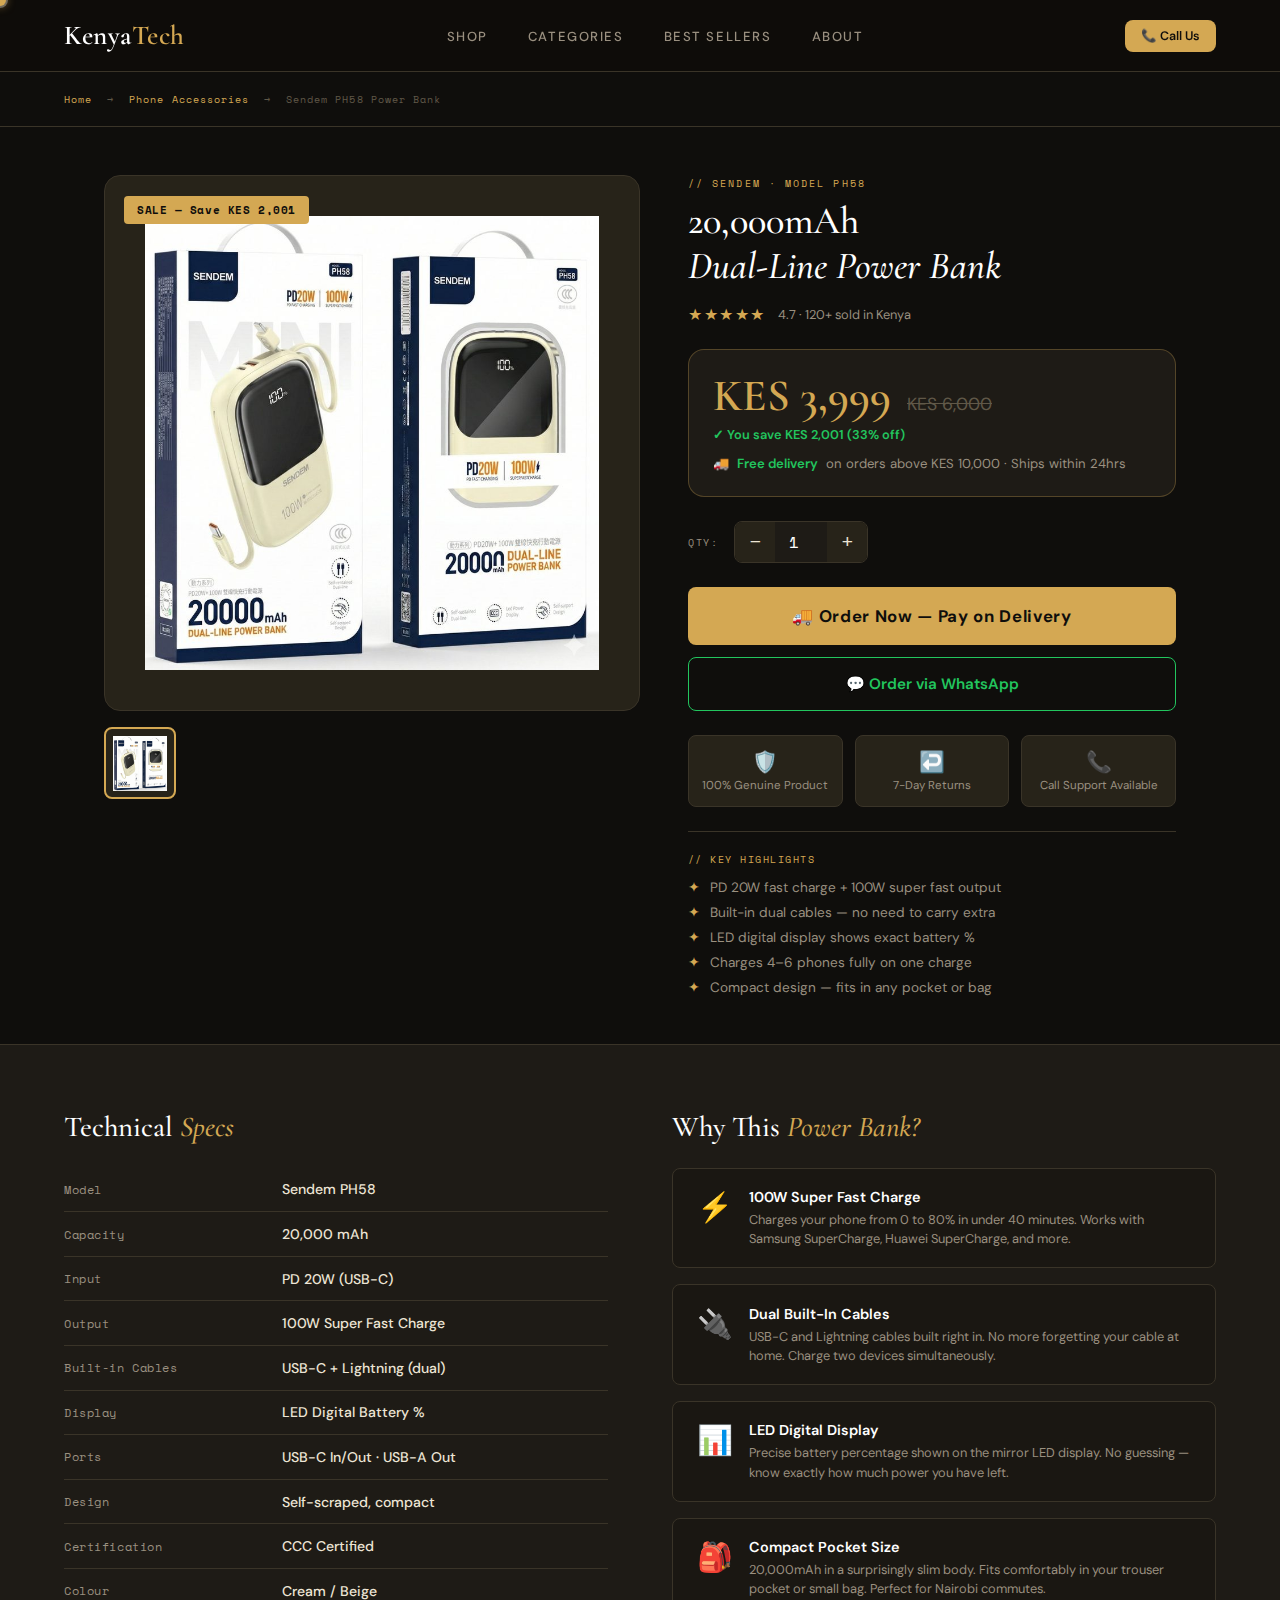
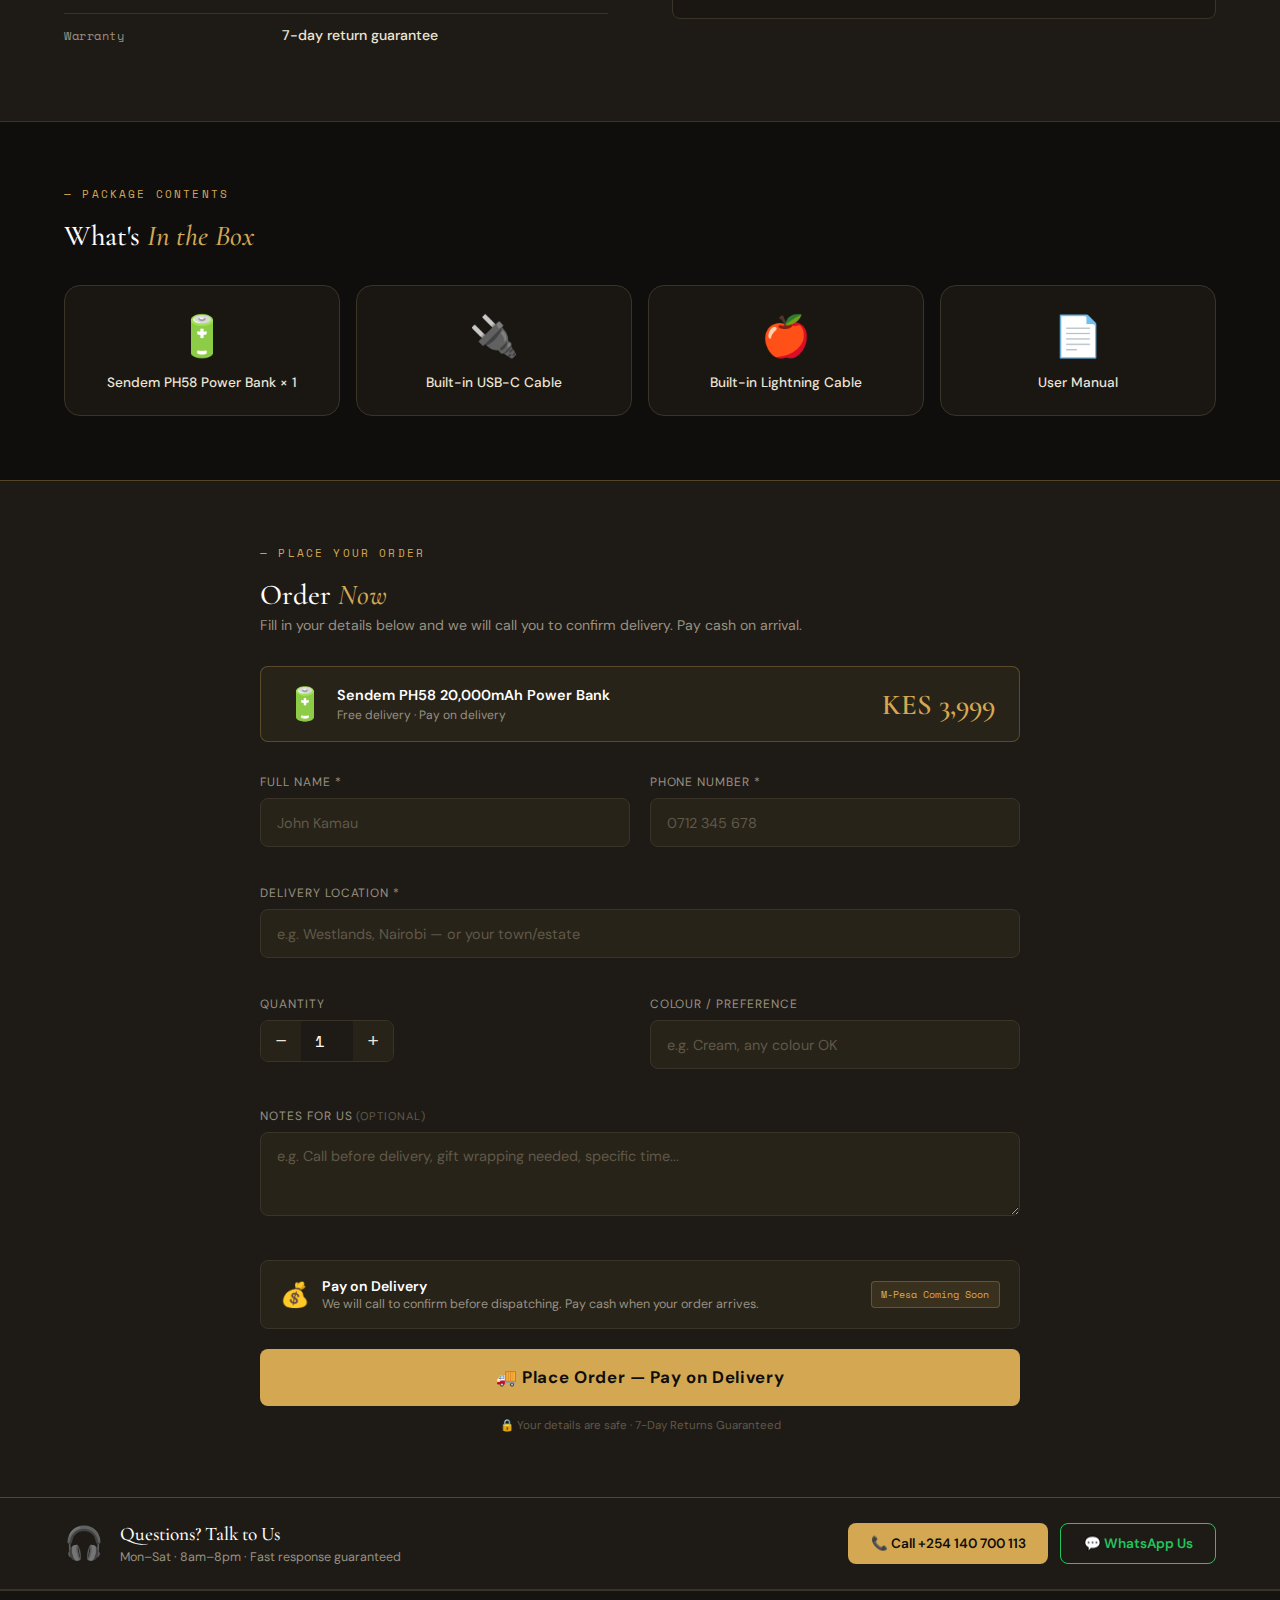
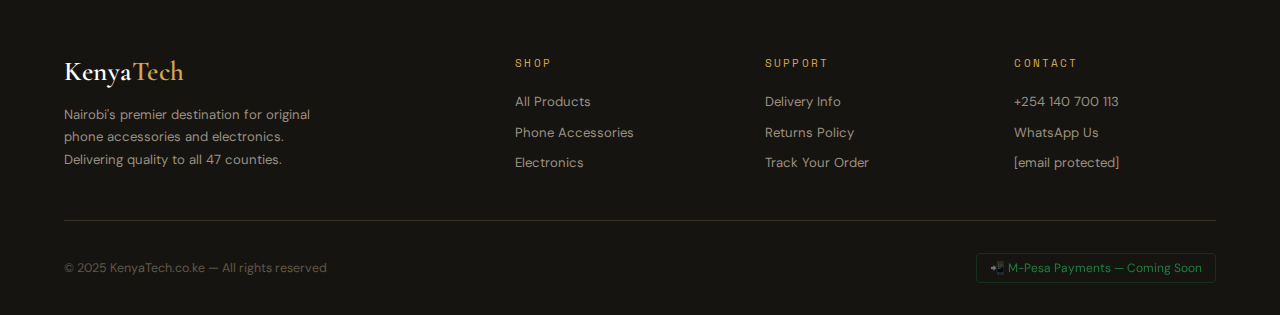
<file: powerbank.html>
<!DOCTYPE html>
<html lang="en">
<head>
  <meta charset="UTF-8">
  <meta name="viewport" content="width=device-width, initial-scale=1.0">
  <title>Sendem PH58 20,000mAh Power Bank — KenyaTech</title>

  <!-- SEO Meta Tags — edit these for Facebook/Google sharing -->
  <meta name="description" content="Sendem PH58 20,000mAh Dual-Line Power Bank with PD20W + 100W Super Fast Charge. Built-in cables, LED display. Only KES 3,999. Delivery anywhere in Kenya.">
  <meta property="og:title" content="Sendem PH58 20,000mAh Power Bank — KenyaTech">
  <meta property="og:description" content="PD20W + 100W fast charge, dual built-in cables, LED display. KES 3,999. Free delivery in Nairobi.">
  <meta property="og:image" content="images/4_jpg.png">
  <meta property="og:url" content="https://kenyatech.co.ke/powerbank.html">

  <link rel="preconnect" href="https://fonts.googleapis.com">
  <link href="https://fonts.googleapis.com/css2?family=Cormorant+Garamond:wght@300;400;500;600;700&family=DM+Sans:wght@300;400;500;600&family=Space+Mono:wght@400;700&display=swap" rel="stylesheet">
  <link rel="stylesheet" href="style.css">

  <style>
    /* ── PAGE-SPECIFIC STYLES ───────────────────────────── */

    .pb-page {
      min-height: 100vh;
      background: var(--black);
      padding-top: 72px; /* nav height */
    }

    /* ── BREADCRUMB ─────────────────────────────────────── */
    .breadcrumb {
      padding: 1.2rem 5%;
      font-family: 'Space Mono', monospace;
      font-size: 0.65rem;
      color: var(--text-muted);
      letter-spacing: 0.1em;
      border-bottom: 1px solid var(--border);
    }
    .breadcrumb a { color: var(--gold); text-decoration: none; }
    .breadcrumb a:hover { text-decoration: underline; }
    .breadcrumb span { margin: 0 0.5rem; }

    /* ── MAIN PRODUCT SECTION ───────────────────────────── */
    .pb-main {
      display: grid;
      grid-template-columns: 1fr 1fr;
      gap: 0;
      max-width: 1200px;
      margin: 0 auto;
      padding: 3rem 5%;
    }

    /* Left: image gallery */
    .pb-gallery { position: sticky; top: 90px; align-self: start; }

    .pb-main-img {
      background: var(--dark3);
      border: 1px solid var(--border);
      border-radius: var(--r-lg);
      aspect-ratio: 1;
      display: flex;
      align-items: center;
      justify-content: center;
      overflow: hidden;
      position: relative;
    }
    .pb-main-img img {
      width: 85%;
      height: 85%;
      object-fit: contain;
    }

    /* Sale badge on image */
    .pb-img-badge {
      position: absolute;
      top: 1.2rem;
      left: 1.2rem;
      background: var(--gold);
      color: var(--black);
      font-family: 'Space Mono', monospace;
      font-size: 0.7rem;
      font-weight: 700;
      padding: 0.35rem 0.8rem;
      border-radius: 4px;
      letter-spacing: 0.05em;
    }

    /* Thumbnail strip */
    .pb-thumbs {
      display: flex;
      gap: 0.75rem;
      margin-top: 1rem;
    }
    .pb-thumb {
      width: 72px;
      height: 72px;
      background: var(--dark3);
      border: 2px solid var(--border);
      border-radius: var(--r);
      display: flex;
      align-items: center;
      justify-content: center;
      cursor: pointer;
      transition: border-color 0.2s;
      overflow: hidden;
      flex-shrink: 0;
    }
    .pb-thumb img { width: 80%; height: 80%; object-fit: contain; }
    .pb-thumb.active { border-color: var(--gold); }
    .pb-thumb:hover { border-color: var(--gold-dim); }

    /* Right: product info */
    .pb-info { padding: 0 0 0 3rem; }

    .pb-brand {
      font-family: 'Space Mono', monospace;
      font-size: 0.65rem;
      color: var(--gold);
      letter-spacing: 0.2em;
      text-transform: uppercase;
      margin-bottom: 0.5rem;
    }

    .pb-title {
      font-family: 'Cormorant Garamond', serif;
      font-size: clamp(1.8rem, 3vw, 2.8rem);
      font-weight: 500;
      color: var(--white);
      line-height: 1.15;
      margin-bottom: 1rem;
    }

    /* Star rating row */
    .pb-rating {
      display: flex;
      align-items: center;
      gap: 0.75rem;
      margin-bottom: 1.5rem;
    }
    .pb-stars { color: var(--gold); font-size: 1rem; letter-spacing: 0.1em; }
    .pb-rating-count { font-size: 0.8rem; color: var(--text-dim); }

    /* Price block */
    .pb-price-block {
      background: var(--dark2);
      border: 1px solid var(--border-gold);
      border-radius: var(--r-lg);
      padding: 1.5rem;
      margin-bottom: 1.5rem;
    }
    .pb-price-row {
      display: flex;
      align-items: baseline;
      gap: 1rem;
      margin-bottom: 0.5rem;
    }
    .pb-price-main {
      font-family: 'Cormorant Garamond', serif;
      font-size: 2.8rem;
      font-weight: 600;
      color: var(--gold);
      line-height: 1;
    }
    .pb-price-original {
      font-size: 1.1rem;
      color: var(--text-muted);
      text-decoration: line-through;
    }
    .pb-price-save {
      font-size: 0.8rem;
      color: var(--green);
      font-weight: 600;
    }
    .pb-delivery-note {
      font-size: 0.82rem;
      color: var(--text-dim);
      display: flex;
      align-items: center;
      gap: 0.5rem;
    }
    .pb-delivery-note span { color: var(--green); font-weight: 600; }

    /* Quantity selector */
    .pb-qty-row {
      display: flex;
      align-items: center;
      gap: 1rem;
      margin-bottom: 1.5rem;
    }
    .pb-qty-label {
      font-family: 'Space Mono', monospace;
      font-size: 0.65rem;
      color: var(--text-dim);
      letter-spacing: 0.15em;
      text-transform: uppercase;
    }
    .pb-qty-controls {
      display: flex;
      align-items: center;
      gap: 0;
      border: 1px solid var(--border);
      border-radius: var(--r);
      overflow: hidden;
    }
    .pb-qty-btn {
      width: 40px;
      height: 40px;
      background: var(--dark3);
      border: none;
      color: var(--text);
      font-size: 1.2rem;
      cursor: pointer;
      transition: background 0.2s;
      display: flex;
      align-items: center;
      justify-content: center;
    }
    .pb-qty-btn:hover { background: var(--border); }
    .pb-qty-num {
      width: 52px;
      height: 40px;
      background: var(--dark2);
      border: none;
      color: var(--white);
      font-family: 'Space Mono', monospace;
      font-size: 1rem;
      text-align: center;
    }

    /* CTA buttons */
    .pb-ctas {
      display: flex;
      flex-direction: column;
      gap: 0.75rem;
      margin-bottom: 1.5rem;
    }
    .pb-btn-order {
      width: 100%;
      padding: 1.1rem;
      background: var(--gold);
      color: var(--black);
      border: none;
      border-radius: var(--r);
      font-family: 'DM Sans', sans-serif;
      font-size: 1.05rem;
      font-weight: 700;
      cursor: pointer;
      transition: all 0.2s;
      letter-spacing: 0.04em;
      display: flex;
      align-items: center;
      justify-content: center;
      gap: 0.6rem;
    }
    .pb-btn-order:hover {
      background: var(--gold-light);
      transform: translateY(-2px);
      box-shadow: 0 12px 32px rgba(212,168,83,0.35);
    }
    .pb-btn-whatsapp {
      width: 100%;
      padding: 1rem;
      background: transparent;
      color: var(--green);
      border: 1px solid var(--green);
      border-radius: var(--r);
      font-family: 'DM Sans', sans-serif;
      font-size: 0.95rem;
      font-weight: 600;
      cursor: pointer;
      transition: all 0.2s;
      text-decoration: none;
      display: flex;
      align-items: center;
      justify-content: center;
      gap: 0.6rem;
    }
    .pb-btn-whatsapp:hover {
      background: rgba(34,197,94,0.1);
      transform: translateY(-2px);
    }

    /* Trust strip */
    .pb-trust {
      display: grid;
      grid-template-columns: repeat(3, 1fr);
      gap: 0.75rem;
      margin-bottom: 1.5rem;
    }
    .pb-trust-item {
      background: var(--dark3);
      border: 1px solid var(--border);
      border-radius: var(--r);
      padding: 0.75rem;
      text-align: center;
    }
    .pb-trust-icon { font-size: 1.3rem; margin-bottom: 0.3rem; }
    .pb-trust-text { font-size: 0.72rem; color: var(--text-dim); line-height: 1.3; }

    /* ── SPECS SECTION ──────────────────────────────────── */
    .pb-specs-section {
      background: var(--dark2);
      border-top: 1px solid var(--border);
      border-bottom: 1px solid var(--border);
      padding: 4rem 5%;
    }
    .pb-specs-inner {
      max-width: 1200px;
      margin: 0 auto;
      display: grid;
      grid-template-columns: 1fr 1fr;
      gap: 4rem;
    }

    .pb-spec-title {
      font-family: 'Cormorant Garamond', serif;
      font-size: 1.8rem;
      font-weight: 500;
      color: var(--white);
      margin-bottom: 1.5rem;
    }
    .pb-spec-title em { color: var(--gold); font-style: italic; }

    .pb-spec-table { width: 100%; border-collapse: collapse; }
    .pb-spec-table tr { border-bottom: 1px solid var(--border); }
    .pb-spec-table tr:last-child { border-bottom: none; }
    .pb-spec-table td { padding: 0.8rem 0; font-size: 0.88rem; }
    .pb-spec-table td:first-child {
      color: var(--text-dim);
      width: 40%;
      font-family: 'Space Mono', monospace;
      font-size: 0.72rem;
      letter-spacing: 0.05em;
    }
    .pb-spec-table td:last-child { color: var(--text); font-weight: 500; }

    /* Feature cards */
    .pb-features { display: flex; flex-direction: column; gap: 1rem; }
    .pb-feature-card {
      background: var(--card);
      border: 1px solid var(--border);
      border-radius: var(--r);
      padding: 1.2rem 1.5rem;
      display: flex;
      align-items: flex-start;
      gap: 1rem;
      transition: border-color 0.2s;
    }
    .pb-feature-card:hover { border-color: var(--border-gold); }
    .pb-feature-icon { font-size: 1.8rem; flex-shrink: 0; }
    .pb-feature-name {
      font-size: 0.9rem;
      font-weight: 600;
      color: var(--white);
      margin-bottom: 0.25rem;
    }
    .pb-feature-desc { font-size: 0.8rem; color: var(--text-dim); line-height: 1.5; }

    /* ── WHAT'S IN THE BOX ──────────────────────────────── */
    .pb-inbox-section {
      padding: 4rem 5%;
      background: var(--black);
    }
    .pb-inbox-inner { max-width: 1200px; margin: 0 auto; }
    .pb-inbox-grid {
      display: grid;
      grid-template-columns: repeat(4, 1fr);
      gap: 1rem;
      margin-top: 2rem;
    }
    .pb-inbox-item {
      background: var(--card);
      border: 1px solid var(--border);
      border-radius: var(--r-lg);
      padding: 1.5rem;
      text-align: center;
    }
    .pb-inbox-emoji { font-size: 2.5rem; margin-bottom: 0.75rem; }
    .pb-inbox-name { font-size: 0.85rem; color: var(--text); font-weight: 500; }

    /* ── CHECKOUT FORM SECTION ──────────────────────────── */
    .pb-order-section {
      background: var(--dark2);
      border-top: 1px solid var(--border-gold);
      padding: 4rem 5%;
    }
    .pb-order-inner {
      max-width: 760px;
      margin: 0 auto;
    }
    .pb-order-grid {
      display: grid;
      grid-template-columns: 1fr 1fr;
      gap: 1.2rem;
    }
    .pb-order-grid .full { grid-column: 1 / -1; }

    /* ── RESPONSIVE — TABLET ───────────────────────────── */
    @media (max-width: 900px) {
      .pb-main        { grid-template-columns: 1fr; padding: 2rem 4%; gap: 0; }
      .pb-gallery     { position: static; }
      .pb-info        { padding: 2rem 0 0 0; }
      .pb-specs-inner { grid-template-columns: 1fr; gap: 2.5rem; }
      .pb-specs-section { padding: 3rem 4%; }
      .pb-inbox-section { padding: 3rem 4%; }
      .pb-inbox-grid  { grid-template-columns: repeat(2, 1fr); }
      .pb-order-grid  { grid-template-columns: 1fr; }
      .pb-order-grid .full { grid-column: 1; }
      .pb-order-section { padding: 3rem 4%; }
    }

    /* ── RESPONSIVE — MOBILE ────────────────────────────── */
    @media (max-width: 600px) {
      /* Gallery */
      .pb-main-img  { aspect-ratio: 1; }
      .pb-thumb     { width: 56px; height: 56px; }

      /* Info */
      .pb-title     { font-size: 2rem; }
      .pb-brand     { font-size: 0.6rem; }

      /* Price block */
      .pb-price-block  { padding: 1rem; }
      .pb-price-main   { font-size: 2.2rem; }
      .pb-price-original { font-size: 0.95rem; }

      /* Quantity */
      .pb-qty-row   { gap: 0.75rem; }
      .pb-qty-btn   { width: 36px; height: 36px; }
      .pb-qty-num   { width: 44px; height: 36px; font-size: 0.9rem; }

      /* CTA buttons — full width stack */
      .pb-ctas { gap: 0.6rem; }
      .pb-btn-order,
      .pb-btn-whatsapp { width: 100%; font-size: 0.95rem; padding: 1rem; }

      /* Trust strip: 2 columns */
      .pb-trust     { grid-template-columns: 1fr 1fr; gap: 0.5rem; }
      .pb-trust-item { padding: 0.6rem 0.5rem; }
      .pb-trust-icon { font-size: 1.1rem; }
      .pb-trust-text { font-size: 0.68rem; }

      /* Specs */
      .pb-spec-title    { font-size: 1.5rem; }
      .pb-spec-table td { font-size: 0.82rem; padding: 0.65rem 0; }

      /* Feature cards */
      .pb-feature-card { padding: 1rem; }
      .pb-feature-icon { font-size: 1.5rem; }
      .pb-feature-name { font-size: 0.85rem; }
      .pb-feature-desc { font-size: 0.75rem; }

      /* In the box */
      .pb-inbox-grid { grid-template-columns: repeat(2, 1fr); gap: 0.75rem; }
      .pb-inbox-item { padding: 1rem; }
      .pb-inbox-emoji { font-size: 2rem; }
      .pb-inbox-name  { font-size: 0.78rem; }

      /* Order form */
      .pb-order-grid  { grid-template-columns: 1fr; gap: 0.75rem; }
      .pb-order-inner { padding: 0; }

      /* Order summary pill */
      .pb-order-section [style*='justify-content:space-between'] {
        flex-direction: column;
        align-items: flex-start;
      }

      /* Breadcrumb */
      .breadcrumb { font-size: 0.58rem; padding: 0.9rem 4%; }
    }
  </style>
</head>
<body>

  <!-- Custom cursor (shared with main site) -->
  <div class="cursor"      id="cursor"></div>
  <div class="cursor-ring" id="cursorRing"></div>

  <!-- Toast -->
  <div class="toast" id="toast">
    <span class="toast-icon">✓</span>
    <span class="toast-text" id="toastText">Done!</span>
  </div>

  <!-- ── NAVIGATION (same as main site) ─────────────────── -->
  <nav id="navbar">
    <a href="index.html" class="nav-logo">Kenya<span>Tech</span></a>
    <ul class="nav-links">
      <li><a href="index.html#products">Shop</a></li>
      <li><a href="index.html#categories">Categories</a></li>
      <li><a href="index.html#bestsellers">Best Sellers</a></li>
      <li><a href="index.html#about">About</a></li>
    </ul>
    <div class="nav-actions">
      <a href="tel:+254140700113" class="support-btn support-btn-call" style="font-size:0.78rem;padding:0.5rem 1rem;">📞 Call Us</a>
      <button class="menu-btn" id="menuBtn" onclick="document.getElementById('mobileMenu').classList.toggle('open')">☰</button>
    </div>
  </nav>

  <!-- Mobile menu for powerbank page -->
  <div class="mobile-menu" id="mobileMenu">
    <a href="index.html">← Back to Shop</a>
    <a href="index.html#products">All Products</a>
    <a href="index.html#categories">Categories</a>
    <a href="tel:+254140700113">📞 +254 140 700 113</a>
    <a href="https://wa.me/254140700113" target="_blank">💬 WhatsApp Us</a>
  </div>


  <!-- ── BREADCRUMB ─────────────────────────────────────── -->
  <div class="pb-page">
    <div class="breadcrumb">
      <a href="index.html">Home</a>
      <span>→</span>
      <a href="index.html#products">Phone Accessories</a>
      <span>→</span>
      Sendem PH58 Power Bank
    </div>


    <!-- ── MAIN PRODUCT HERO ──────────────────────────────── -->
    <div class="pb-main">

      <!-- Left: Image -->
      <div class="pb-gallery">
        <div class="pb-main-img" id="mainImg">
          <div class="pb-img-badge">SALE — Save KES 2,001</div>
          <img src="images/4_jpg.jpg" alt="Sendem PH58 20000mAh Power Bank" id="heroImg"
            onerror="this.style.display='none';this.nextElementSibling.style.display='block'">
          <span style="font-size:8rem;display:none">🔋</span>
        </div>
        <!-- Thumbnail strip — add more images as you get them -->
        <div class="pb-thumbs">
          <div class="pb-thumb active" onclick="switchImg('images/4_jpg.png', this)">
            <img src="images/4_jpg.jpg" alt="Front view"
              onerror="this.style.display='none';this.parentElement.innerHTML='🔋'">
          </div>
          <!-- Add more thumbnails below when you have more product photos:
          <div class="pb-thumb" onclick="switchImg('images/4b.jpg', this)">
            <img src="images/4b.jpg" alt="Side view">
          </div>
          -->
        </div>
      </div>

      <!-- Right: Info -->
      <div class="pb-info">
        <div class="pb-brand">// Sendem · Model PH58</div>
        <h1 class="pb-title">
          20,000mAh<br>
          <em>Dual-Line Power Bank</em>
        </h1>

        <!-- Rating -->
        <div class="pb-rating">
          <span class="pb-stars">★★★★★</span>
          <span class="pb-rating-count">4.7 · 120+ sold in Kenya</span>
        </div>

        <!-- Price -->
        <div class="pb-price-block">
          <div class="pb-price-row">
            <span class="pb-price-main">KES 3,999</span>
            <span class="pb-price-original">KES 6,000</span>
          </div>
          <div class="pb-price-save">✓ You save KES 2,001 (33% off)</div>
          <div style="height:0.75rem"></div>
          <div class="pb-delivery-note">
            🚚 <span>Free delivery</span> on orders above KES 10,000 · Ships within 24hrs
          </div>
        </div>

        <!-- Quantity -->
        <div class="pb-qty-row">
          <span class="pb-qty-label">Qty:</span>
          <div class="pb-qty-controls">
            <button class="pb-qty-btn" onclick="changeQty(-1)">−</button>
            <input class="pb-qty-num" id="pbQty" value="1" min="1" max="20" type="number" readonly>
            <button class="pb-qty-btn" onclick="changeQty(1)">+</button>
          </div>
        </div>

        <!-- CTA Buttons -->
        <div class="pb-ctas">
          <button class="pb-btn-order" onclick="scrollToOrder()">
            🚚 Order Now — Pay on Delivery
          </button>
          <a class="pb-btn-whatsapp" href="https://wa.me/254140700113?text=Hi!%20I%20want%20to%20order%20the%20Sendem%20PH58%2020%2C000mAh%20Power%20Bank%20at%20KES%203%2C999.%20Please%20advise%20on%20delivery." target="_blank">
            💬 Order via WhatsApp
          </a>
        </div>

        <!-- Trust strip -->
        <div class="pb-trust">
          <div class="pb-trust-item">
            <div class="pb-trust-icon">🛡️</div>
            <div class="pb-trust-text">100% Genuine Product</div>
          </div>
          <div class="pb-trust-item">
            <div class="pb-trust-icon">↩️</div>
            <div class="pb-trust-text">7-Day Returns</div>
          </div>
          <div class="pb-trust-item">
            <div class="pb-trust-icon">📞</div>
            <div class="pb-trust-text">Call Support Available</div>
          </div>
        </div>

        <!-- Short highlights -->
        <div style="border-top:1px solid var(--border);padding-top:1.2rem;">
          <div style="font-family:'Space Mono',monospace;font-size:0.62rem;color:var(--gold);letter-spacing:0.15em;text-transform:uppercase;margin-bottom:0.75rem;">// Key Highlights</div>
          <ul style="list-style:none;display:flex;flex-direction:column;gap:0.5rem;">
            <li style="font-size:0.85rem;color:var(--text-dim);display:flex;gap:0.6rem;"><span style="color:var(--gold)">✦</span> PD 20W fast charge + 100W super fast output</li>
            <li style="font-size:0.85rem;color:var(--text-dim);display:flex;gap:0.6rem;"><span style="color:var(--gold)">✦</span> Built-in dual cables — no need to carry extra</li>
            <li style="font-size:0.85rem;color:var(--text-dim);display:flex;gap:0.6rem;"><span style="color:var(--gold)">✦</span> LED digital display shows exact battery %</li>
            <li style="font-size:0.85rem;color:var(--text-dim);display:flex;gap:0.6rem;"><span style="color:var(--gold)">✦</span> Charges 4–6 phones fully on one charge</li>
            <li style="font-size:0.85rem;color:var(--text-dim);display:flex;gap:0.6rem;"><span style="color:var(--gold)">✦</span> Compact design — fits in any pocket or bag</li>
          </ul>
        </div>
      </div>
    </div>


    <!-- ── SPECS + FEATURES ───────────────────────────────── -->
    <div class="pb-specs-section">
      <div class="pb-specs-inner">

        <!-- Specs table -->
        <div>
          <div class="pb-spec-title">Technical <em>Specs</em></div>
          <table class="pb-spec-table">
            <tr><td>Model</td><td>Sendem PH58</td></tr>
            <tr><td>Capacity</td><td>20,000 mAh</td></tr>
            <tr><td>Input</td><td>PD 20W (USB-C)</td></tr>
            <tr><td>Output</td><td>100W Super Fast Charge</td></tr>
            <tr><td>Built-in Cables</td><td>USB-C + Lightning (dual)</td></tr>
            <tr><td>Display</td><td>LED Digital Battery %</td></tr>
            <tr><td>Ports</td><td>USB-C In/Out · USB-A Out</td></tr>
            <tr><td>Design</td><td>Self-scraped, compact</td></tr>
            <tr><td>Certification</td><td>CCC Certified</td></tr>
            <tr><td>Colour</td><td>Cream / Beige</td></tr>
            <tr><td>Warranty</td><td>7-day return guarantee</td></tr>
          </table>
        </div>

        <!-- Feature cards -->
        <div>
          <div class="pb-spec-title">Why This <em>Power Bank?</em></div>
          <div class="pb-features">
            <div class="pb-feature-card">
              <div class="pb-feature-icon">⚡</div>
              <div>
                <div class="pb-feature-name">100W Super Fast Charge</div>
                <div class="pb-feature-desc">Charges your phone from 0 to 80% in under 40 minutes. Works with Samsung SuperCharge, Huawei SuperCharge, and more.</div>
              </div>
            </div>
            <div class="pb-feature-card">
              <div class="pb-feature-icon">🔌</div>
              <div>
                <div class="pb-feature-name">Dual Built-In Cables</div>
                <div class="pb-feature-desc">USB-C and Lightning cables built right in. No more forgetting your cable at home. Charge two devices simultaneously.</div>
              </div>
            </div>
            <div class="pb-feature-card">
              <div class="pb-feature-icon">📊</div>
              <div>
                <div class="pb-feature-name">LED Digital Display</div>
                <div class="pb-feature-desc">Precise battery percentage shown on the mirror LED display. No guessing — know exactly how much power you have left.</div>
              </div>
            </div>
            <div class="pb-feature-card">
              <div class="pb-feature-icon">🎒</div>
              <div>
                <div class="pb-feature-name">Compact Pocket Size</div>
                <div class="pb-feature-desc">20,000mAh in a surprisingly slim body. Fits comfortably in your trouser pocket or small bag. Perfect for Nairobi commutes.</div>
              </div>
            </div>
          </div>
        </div>
      </div>
    </div>


    <!-- ── WHAT'S IN THE BOX ──────────────────────────────── -->
    <div class="pb-inbox-section">
      <div class="pb-inbox-inner">
        <div class="section-label">— Package Contents</div>
        <div class="pb-spec-title" style="margin-top:0.5rem;">What's <em>In the Box</em></div>
        <div class="pb-inbox-grid">
          <div class="pb-inbox-item">
            <div class="pb-inbox-emoji">🔋</div>
            <div class="pb-inbox-name">Sendem PH58 Power Bank × 1</div>
          </div>
          <div class="pb-inbox-item">
            <div class="pb-inbox-emoji">🔌</div>
            <div class="pb-inbox-name">Built-in USB-C Cable</div>
          </div>
          <div class="pb-inbox-item">
            <div class="pb-inbox-emoji">🍎</div>
            <div class="pb-inbox-name">Built-in Lightning Cable</div>
          </div>
          <div class="pb-inbox-item">
            <div class="pb-inbox-emoji">📄</div>
            <div class="pb-inbox-name">User Manual</div>
          </div>
        </div>
      </div>
    </div>


    <!-- ── ORDER FORM ─────────────────────────────────────── -->
    <div class="pb-order-section" id="orderSection">
      <div class="pb-order-inner">

        <div class="section-label">— Place Your Order</div>
        <div class="pb-spec-title" style="margin-top:0.5rem;margin-bottom:0.25rem;">Order <em>Now</em></div>
        <p id="pbIntroText" style="font-size:0.88rem;color:var(--text-dim);margin-bottom:2rem;">Fill in your details below and we will call you to confirm delivery. Pay cash on arrival.</p>

        <!-- Order summary pill -->
        <div id="pbOrderSummary" style="background:var(--dark3);border:1px solid var(--border-gold);border-radius:var(--r);padding:1rem 1.5rem;display:flex;justify-content:space-between;align-items:center;margin-bottom:2rem;flex-wrap:wrap;gap:0.75rem;">
          <div style="display:flex;align-items:center;gap:0.75rem;">
            <span style="font-size:2rem">🔋</span>
            <div>
              <div style="font-size:0.9rem;font-weight:600;color:var(--white)">Sendem PH58 20,000mAh Power Bank</div>
              <div style="font-size:0.75rem;color:var(--text-dim);margin-top:0.2rem;">Free delivery · Pay on delivery</div>
            </div>
          </div>
          <div style="font-family:'Cormorant Garamond',serif;font-size:1.8rem;color:var(--gold);font-weight:600;" id="orderTotal">KES 3,999</div>
        </div>

        <!-- Form -->
        <div class="pb-order-grid" id="pbFormGrid">
          <div class="form-group">
            <label class="form-label">Full Name *</label>
            <input class="form-input" id="pbName" type="text" placeholder="John Kamau">
          </div>
          <div class="form-group">
            <label class="form-label">Phone Number *</label>
            <input class="form-input" id="pbPhone" type="tel" placeholder="0712 345 678">
          </div>
          <div class="form-group full">
            <label class="form-label">Delivery Location *</label>
            <input class="form-input" id="pbLocation" type="text" placeholder="e.g. Westlands, Nairobi — or your town/estate">
          </div>
          <div class="form-group">
            <label class="form-label">Quantity</label>
            <div class="pb-qty-controls" style="width:fit-content;">
              <button class="pb-qty-btn" onclick="changeQty(-1)">−</button>
              <input class="pb-qty-num" id="pbQty2" value="1" min="1" max="20" type="number" readonly>
              <button class="pb-qty-btn" onclick="changeQty(1)">+</button>
            </div>
          </div>
          <div class="form-group">
            <label class="form-label">Colour / Preference</label>
            <input class="form-input" id="pbColour" type="text" placeholder="e.g. Cream, any colour OK">
          </div>
          <div class="form-group full">
            <label class="form-label">Notes for Us <span style="color:var(--text-muted);font-weight:400;font-size:0.7rem;">(optional)</span></label>
            <textarea class="form-input" id="pbNotes" placeholder="e.g. Call before delivery, gift wrapping needed, specific time..." rows="3" style="resize:vertical;min-height:80px;"></textarea>
          </div>
        </div>

        <!-- Payment info -->
        <div id="pbPaymentInfo" style="background:var(--dark3);border:1px solid var(--border);border-radius:var(--r);padding:1rem 1.2rem;display:flex;align-items:center;gap:0.75rem;margin:1.2rem 0;">
          <span style="font-size:1.5rem">💰</span>
          <div>
            <div style="font-size:0.88rem;font-weight:600;color:var(--white)">Pay on Delivery</div>
            <div style="font-size:0.78rem;color:var(--text-dim);margin-top:0.1rem;">We will call to confirm before dispatching. Pay cash when your order arrives.</div>
          </div>
          <div style="margin-left:auto;font-family:'Space Mono',monospace;font-size:0.62rem;color:var(--gold);background:rgba(212,168,83,0.1);border:1px solid var(--border-gold);padding:0.3rem 0.6rem;border-radius:4px;white-space:nowrap;">M-Pesa Coming Soon</div>
        </div>

        <!-- Submit button -->
        <button class="pb-btn-order" id="pbSubmitBtn" onclick="submitPBOrder()" style="margin-top:0.5rem;">
          🚚 Place Order — Pay on Delivery
        </button>
        <p id="pbSecureNote" style="text-align:center;font-size:0.72rem;color:var(--text-muted);margin-top:0.75rem;">
          🔒 Your details are safe · 7-Day Returns Guaranteed
        </p>

        <!-- Success message (hidden until order placed) -->
        <div id="pbSuccess" style="display:none;text-align:center;padding:3rem 1rem;">
          <div style="font-size:4rem;margin-bottom:1rem;">🎉</div>
          <div style="font-family:'Cormorant Garamond',serif;font-size:2rem;color:var(--white);margin-bottom:0.75rem;">Order Placed!</div>
          <p id="pbSuccessMsg" style="font-size:0.9rem;color:var(--text-dim);line-height:1.6;max-width:360px;margin:0 auto 1.5rem;"></p>
          <a href="index.html" style="display:inline-flex;align-items:center;gap:0.5rem;color:var(--gold);font-size:0.85rem;text-decoration:none;">← Back to Shop</a>
        </div>

      </div>
    </div>


    <!-- ── SUPPORT BAR ────────────────────────────────────── -->
    <div class="support-bar">
      <div class="support-inner">
        <div class="support-left">
          <span class="support-icon">🎧</span>
          <div>
            <div class="support-title">Questions? Talk to Us</div>
            <div class="support-sub">Mon–Sat · 8am–8pm · Fast response guaranteed</div>
          </div>
        </div>
        <div class="support-actions">
          <a href="tel:+254140700113" class="support-btn support-btn-call">📞 Call +254 140 700 113</a>
          <a href="https://wa.me/254140700113?text=Hi!%20I%20have%20a%20question%20about%20the%20Sendem%20Power%20Bank." target="_blank" class="support-btn support-btn-whatsapp">💬 WhatsApp Us</a>
        </div>
      </div>
    </div>


    <!-- ── FOOTER ─────────────────────────────────────────── -->
    <footer>
      <div class="footer-grid">
        <div class="footer-brand">
          <a href="index.html" class="nav-logo">Kenya<span>Tech</span></a>
          <p class="footer-brand-desc">Nairobi's premier destination for original phone accessories and electronics. Delivering quality to all 47 counties.</p>
        </div>
        <div>
          <div class="footer-col-title">Shop</div>
          <ul class="footer-links">
            <li><a href="index.html#products">All Products</a></li>
            <li><a href="index.html#categories">Phone Accessories</a></li>
            <li><a href="index.html#categories">Electronics</a></li>
          </ul>
        </div>
        <div>
          <div class="footer-col-title">Support</div>
          <ul class="footer-links">
            <li><a href="#">Delivery Info</a></li>
            <li><a href="#">Returns Policy</a></li>
            <li><a href="#">Track Your Order</a></li>
          </ul>
        </div>
        <div>
          <div class="footer-col-title">Contact</div>
          <ul class="footer-links">
            <li><a href="tel:+254140700113">+254 140 700 113</a></li>
            <li><a href="https://wa.me/254140700113" target="_blank">WhatsApp Us</a></li>
            <li><a href="/cdn-cgi/l/email-protection#4f272a2323200f242a21362e3b2a2c27612c2061242a"><span class="__cf_email__" data-cfemail="9df5f8f1f1f2ddf6f8f3e4fce9f8fef5b3fef2b3f6f8">[email&#160;protected]</span></a></li>
          </ul>
        </div>
      </div>
      <div class="footer-bottom">
        <div class="footer-copy">© 2025 KenyaTech.co.ke — All rights reserved</div>
        <div class="mpesa-badge" style="opacity:0.6;">📲 M-Pesa Payments — Coming Soon</div>
      </div>
    </footer>

  </div><!-- end pb-page -->


    <script>
    var SHEET_URL = "YOUR_SHEET_BEST_API_URL_HERE";
    var qty = 1;
    var BASE_PRICE = 3999;

    // ── Quantity ──────────────────────────────────────────────
    function changeQty(delta) {
      qty = Math.max(1, Math.min(20, qty + delta));
      var q1 = document.getElementById("pbQty");
      var q2 = document.getElementById("pbQty2");
      if (q1) q1.value = qty;
      if (q2) q2.value = qty;
      var tot = document.getElementById("orderTotal");
      if (tot) tot.textContent = "KES " + (BASE_PRICE * qty).toLocaleString();
    }

    // ── Scroll to order form ──────────────────────────────────
    function scrollToOrder() {
      document.getElementById("orderSection").scrollIntoView({ behavior: "smooth" });
    }

    // ── Thumbnail switcher ────────────────────────────────────
    function switchImg(src, thumbEl) {
      var hero = document.getElementById("heroImg");
      if (hero) hero.src = src;
      document.querySelectorAll(".pb-thumb").forEach(function(t) { t.classList.remove("active"); });
      if (thumbEl) thumbEl.classList.add("active");
    }

    // ── Place order ───────────────────────────────────────────
    function submitPBOrder() {
      var name     = (document.getElementById("pbName")     || {}).value || "";
      var phone    = (document.getElementById("pbPhone")    || {}).value || "";
      var location = (document.getElementById("pbLocation") || {}).value || "";
      var colour   = (document.getElementById("pbColour")   || {}).value || "";
      var notes    = (document.getElementById("pbNotes")    || {}).value || "";

      name = name.trim(); phone = phone.trim(); location = location.trim();

      if (!name || !phone || !location) {
        showToast("Please fill in Name, Phone, and Location");
        return;
      }
      if (!/^0[17]\d{8}$/.test(phone.replace(/\s/g, ""))) {
        showToast("Please enter a valid Kenyan phone number (07xx or 01xx)");
        return;
      }

      var total = BASE_PRICE * qty;

      if (SHEET_URL !== "YOUR_SHEET_BEST_API_URL_HERE") {
        fetch(SHEET_URL, {
          method: "POST",
          headers: { "Content-Type": "application/json" },
          body: JSON.stringify({
            Name: name, Phone: phone, Location: location,
            Items: "Sendem PH58 Power Bank x" + qty,
            Subtotal: "KES " + total.toLocaleString(),
            Shipping: "FREE",
            Total: "KES " + total.toLocaleString(),
            Notes: (colour ? "Colour: " + colour + ". " : "") + (notes || "None"),
            Date: new Date().toLocaleString("en-KE", { timeZone: "Africa/Nairobi" })
          })
        }).catch(function(e) { console.error("Sheet error:", e); });
      }

      ["pbIntroText","pbOrderSummary","pbFormGrid","pbPaymentInfo","pbSubmitBtn","pbSecureNote"].forEach(function(id) {
        var el = document.getElementById(id);
        if (el) el.style.display = "none";
      });

      document.getElementById("pbSuccessMsg").textContent =
        "Thank you " + name + "! We will call " + phone + " to confirm delivery to " + location + ". Payment on arrival.";
      document.getElementById("pbSuccess").style.display = "block";
    }

    // ── Toast ─────────────────────────────────────────────────
    var toastTimeout;
    function showToast(msg) {
      var t = document.getElementById("toast");
      document.getElementById("toastText").textContent = msg;
      t.classList.add("show");
      clearTimeout(toastTimeout);
      toastTimeout = setTimeout(function() { t.classList.remove("show"); }, 2800);
    }

    // ── Nav scroll shrink ─────────────────────────────────────
    window.addEventListener("scroll", function() {
      document.getElementById("navbar").classList.toggle("scrolled", window.scrollY > 80);
    });

    // ── Cursor — simple left/top positioning, always visible ──
    var cursor = document.getElementById("cursor");
    var ring   = document.getElementById("cursorRing");
    if (cursor && ring) {
      var mx = 0, my = 0, rx = 0, ry = 0;

      document.addEventListener("mousemove", function(e) {
        mx = e.clientX; my = e.clientY;
        cursor.style.left = (mx - 7) + "px";
        cursor.style.top  = (my - 7) + "px";
      });

      (function animateRing() {
        rx += (mx - rx) * 0.12;
        ry += (my - ry) * 0.12;
        ring.style.left = (rx - 20) + "px";
        ring.style.top  = (ry - 20) + "px";
        requestAnimationFrame(animateRing);
      })();

      setTimeout(function() {
        document.querySelectorAll("a,button,.pb-thumb").forEach(function(el) {
          el.addEventListener("mouseenter", function() { cursor.classList.add("hovering"); ring.classList.add("hovering"); });
          el.addEventListener("mouseleave", function() { cursor.classList.remove("hovering"); ring.classList.remove("hovering"); });
        });
      }, 300);
    }
  </script>
</body>
</html>
</file>
<file: style.css>
/*
=================================================================
  KENYATECH.CO.KE — MAIN STYLESHEET
  style.css
=================================================================

  TABLE OF CONTENTS
  -----------------
  1.  CSS Variables (Colours, Spacing, Fonts)
  2.  Reset & Base Styles
  3.  Custom Cursor
  4.  Navigation Bar
  5.  Mobile Menu
  6.  Hero Section
  7.  Trust Bar (Marquee)
  8.  Shared Section Utilities
  9.  Categories Section
  10. Products Section
  11. Product Cards
  12. Product Modal
  13. Checkout Panel
  14. Cart & Order Success
  15. Forms & Payment Options
  16. Best Sellers Section
  17. Why Us / About Section
  18. Footer
  19. Toast Notification
  20. Scroll Reveal Animations
  21. Keyframe Animations
  22. Responsive — Tablet (max 1024px)
  23. Responsive — Mobile (max 768px)
  24. Responsive — Small Mobile (max 480px)

=================================================================
*/


/* =================================================================
   1. CSS VARIABLES
   -----------------------------------------------------------------
   All colours, border radii, and font names are defined here as
   CSS custom properties (variables). To change the look of the
   entire site, edit the values in this :root block only.

   COLOUR GUIDE:
   --gold        : Primary brand colour. Used on CTAs, prices, accents.
   --gold-light  : Lighter gold for hover states.
   --gold-dim    : Darker gold for borders/subtle elements.
   --black       : Page background (near black).
   --dark        : Footer background.
   --dark2       : Section background (slightly lighter than black).
   --dark3       : Input fields, inner backgrounds.
   --card        : Product card backgrounds.
   --border      : Default subtle border colour.
   --border-gold : Semi-transparent gold border (for cards, badges).
   --text        : Main body text (warm off-white).
   --text-dim    : Dimmed secondary text.
   --text-muted  : Very subtle text (placeholders, small print).
   --green       : Delivery / success indicator.
   --red         : Wishlist / error / danger.
   --white       : Pure white for headings.
   --r           : Default border radius (8px).
   --r-lg        : Large border radius (16px, for cards).
================================================================= */
:root {
  /* Brand colours */
  --gold:        #D4A853;
  --gold-light:  #F0C872;
  --gold-dim:    #8A6A2A;

  /* Background layers — slightly lifted for warmth */
  --black:  #0F0E0C;   /* Warm near-black (was pure #0A0A0A) */
  --dark:   #161410;   /* Warm dark (footer) */
  --dark2:  #1E1B16;   /* Section bg — warm charcoal */
  --dark3:  #272319;   /* Input fields, inner panels */
  --card:   #1A1712;   /* Product cards — warm dark brown tint */

  /* Borders — slightly more visible */
  --border:       #3A3428;   /* Warm brown-tinted border */
  --border-gold:  rgba(212, 168, 83, 0.30);  /* Slightly more visible gold border */

  /* Text — slightly warmer */
  --text:       #EDE5D5;   /* Warm cream (was cool off-white) */
  --text-dim:   #9A9080;   /* Warm grey */
  --text-muted: #605848;   /* Warm muted */

  /* Status colours */
  --green: #22C55E;
  --red:   #EF4444;
  --white: #FFFFFF;

  /* Accent tints used for section backgrounds */
  --warm-tint:  rgba(212, 168, 83, 0.04);  /* Very subtle gold wash on sections */

  /* Border radius */
  --r:    8px;
  --r-lg: 16px;
}


/* =================================================================
   2. RESET & BASE STYLES
   -----------------------------------------------------------------
   Removes default browser margins/padding, sets the font and
   background across the entire site.
================================================================= */
*, *::before, *::after {
  box-sizing: border-box;
  margin: 0;
  padding: 0;
}

html {
  scroll-behavior: smooth; /* Smooth scrolling when clicking anchor links */
}

body {
  font-family: 'DM Sans', sans-serif;
  background: var(--black);
  color: var(--text);
  cursor: none;       /* Hides default cursor on desktop — custom cursor used instead */
}


/* =================================================================
   3. CUSTOM CURSOR
   -----------------------------------------------------------------
   Two layered elements: a small dot that tracks the mouse exactly,
   and a larger ring that lags behind (smooth animation via JS).
   On mobile, both are hidden (body cursor:none is also overridden).
   To DISABLE the custom cursor:
     - Remove .cursor and .cursor-ring from HTML
     - Delete this entire section
     - In script.js delete the CURSOR section
     - Remove `cursor: none` from body above
================================================================= */

/* Small gold dot — follows mouse exactly */
.cursor {
  width: 12px;
  height: 12px;
  background: var(--gold);
  border-radius: 50%;
  position: fixed;
  /* Use top:0 left:0 and drive position entirely via transform — 
     this is GPU-accelerated and never clipped by overflow or stacking contexts */
  top: 0;
  left: 0;
  transform: translate(-50%, -50%);
  pointer-events: none;
  z-index: 2147483647; /* Maximum z-index — beats everything */
  will-change: transform;
  transition: width 0.15s, height 0.15s, background 0.15s;
  box-shadow: 0 0 0 2px rgba(255,255,255,0.3), 0 0 10px rgba(212,168,83,0.7);
}

.cursor-ring {
  width: 36px;
  height: 36px;
  border: 2px solid var(--gold);
  border-radius: 50%;
  position: fixed;
  top: 0;
  left: 0;
  transform: translate(-50%, -50%);
  pointer-events: none;
  z-index: 2147483646;
  will-change: transform;
  opacity: 0.8;
  box-shadow: 0 0 8px rgba(212,168,83,0.4);
}

.cursor.hovering      { width: 20px; height: 20px; background: var(--gold-light); }
.cursor-ring.hovering { width: 52px; height: 52px; opacity: 0.4; }


/* =================================================================
   4. NAVIGATION BAR
   -----------------------------------------------------------------
   Fixed at the top. Uses backdrop-filter blur for glass effect.
   Shrinks in height when the page is scrolled (`.scrolled` class
   added via JS).
   To change nav height, edit `height` on `nav` and `nav.scrolled`.
================================================================= */
nav {
  position: fixed;
  top: 0; left: 0; right: 0;
  z-index: 1000;
  display: flex;
  align-items: center;
  justify-content: space-between;
  padding: 0 5%;
  height: 72px;
  background: rgba(15, 13, 10, 0.94);
  backdrop-filter: blur(24px);
  border-bottom: 1px solid var(--border);
  transition: all 0.3s;
}

/* Scrolled state — slightly shorter, gold border */
nav.scrolled {
  height: 60px;
  border-bottom-color: var(--border-gold);
}

/* Logo */
.nav-logo {
  font-family: 'Cormorant Garamond', serif;
  font-size: 1.7rem;
  font-weight: 600;
  color: var(--white);
  letter-spacing: 0.02em;
  text-decoration: none;
}
.nav-logo span { color: var(--gold); } /* "Tech" part in gold */

/* Desktop nav links */
.nav-links {
  display: flex;
  gap: 2.5rem;
  list-style: none;
  align-items: center;
}
.nav-links a {
  font-size: 0.82rem;
  font-weight: 500;
  color: var(--text-dim);
  text-decoration: none;
  letter-spacing: 0.12em;
  text-transform: uppercase;
  transition: color 0.2s;
  position: relative;
}
/* Animated underline on hover */
.nav-links a::after {
  content: '';
  position: absolute;
  bottom: -4px; left: 0; right: 0;
  height: 1px;
  background: var(--gold);
  transform: scaleX(0);
  transition: transform 0.2s;
}
.nav-links a:hover { color: var(--gold); }
.nav-links a:hover::after { transform: scaleX(1); }

/* Right-side action area */
.nav-actions {
  display: flex;
  align-items: center;
  gap: 1rem;
}

/* Cart button */
.cart-btn {
  display: flex;
  align-items: center;
  gap: 0.5rem;
  background: var(--gold);
  color: var(--black);
  border: none;
  padding: 0.55rem 1.2rem;
  border-radius: 4px;
  font-family: 'DM Sans', sans-serif;
  font-size: 0.82rem;
  font-weight: 600;
  letter-spacing: 0.08em;
  cursor: none;
  transition: background 0.2s, transform 0.15s;
}
.cart-btn:hover { background: var(--gold-light); transform: translateY(-1px); }

/* Cart item count badge (circular) */
.cart-count {
  background: var(--black);
  color: var(--gold);
  width: 20px;
  height: 20px;
  border-radius: 50%;
  display: flex;
  align-items: center;
  justify-content: center;
  font-size: 0.7rem;
  font-weight: 700;
}

/* Hamburger / menu button — hidden on desktop, shown on mobile */
.menu-btn {
  display: none;
  background: none;
  border: 1px solid var(--border);
  color: var(--text);
  width: 40px;
  height: 40px;
  border-radius: var(--r);
  align-items: center;
  justify-content: center;
  cursor: none;
  font-size: 1.2rem;
}


/* =================================================================
   5. MOBILE MENU
   -----------------------------------------------------------------
   Full-screen slide-in overlay for mobile navigation.
   Activated by adding .open class via JS when hamburger is clicked.
================================================================= */
.mobile-menu {
  display: none; /* Shown only on mobile via media query below */
  position: fixed;
  inset: 0;
  background: var(--dark);
  z-index: 900;
  flex-direction: column;
  padding: 100px 5% 3rem;
  gap: 1.5rem;
  transform: translateX(-100%);
  transition: transform 0.3s;
}
.mobile-menu.open { transform: translateX(0); }

/* Large serif links inside mobile menu */
.mobile-menu a {
  font-family: 'Cormorant Garamond', serif;
  font-size: 2.5rem;
  color: var(--white);
  text-decoration: none;
  font-weight: 300;
  transition: color 0.2s;
}
.mobile-menu a:hover { color: var(--gold); }


/* =================================================================
   6. HERO SECTION
   -----------------------------------------------------------------
   Full-screen landing area. Content sits at the bottom-left.
   Background is CSS-only (no images required).
   To change the gradient colours, find --gold in the radial-gradients
   inside .hero-bg and replace the rgba values.
================================================================= */
.hero {
  min-height: 100vh;
  display: flex;
  flex-direction: column;
  justify-content: flex-end;
  padding: 0 5% 8%;
  position: relative;
  overflow: hidden;
  background: var(--black);
}

/* Decorative radial gradient glow in background */
.hero-bg {
  position: absolute;
  inset: 0;
  background:
    radial-gradient(ellipse 80% 60% at 70% 30%, rgba(212,168,83,0.14) 0%, transparent 60%),
    radial-gradient(ellipse 50% 50% at 20% 80%, rgba(212,168,83,0.07) 0%, transparent 50%),
    radial-gradient(ellipse 40% 40% at 50% 100%, rgba(180,120,40,0.06) 0%, transparent 50%),
    linear-gradient(160deg, #14110C 0%, #0F0E0C 100%);
}

/* Decorative grid lines over the gradient */
.hero-grid {
  position: absolute;
  inset: 0;
  background-image:
    linear-gradient(rgba(212,168,83,0.04) 1px, transparent 1px),
    linear-gradient(90deg, rgba(212,168,83,0.04) 1px, transparent 1px);
  background-size: 60px 60px;
  opacity: 0.6;
}

/* Text content block */
.hero-content {
  position: relative;
  z-index: 2;
  max-width: 720px;
}

/* Small blinking badge above headline */
.hero-tag {
  display: inline-flex;
  align-items: center;
  gap: 0.5rem;
  border: 1px solid var(--border-gold);
  padding: 0.4rem 1rem;
  border-radius: 2px;
  font-family: 'Space Mono', monospace;
  font-size: 0.7rem;
  color: var(--gold);
  letter-spacing: 0.15em;
  text-transform: uppercase;
  margin-bottom: 2rem;
  animation: fadeUp 0.8s ease 0.2s both;
}
/* Pulsing dot before tag text */
.hero-tag::before {
  content: '';
  width: 6px;
  height: 6px;
  background: var(--gold);
  border-radius: 50%;
  animation: pulse 2s infinite;
}

/* Main heading */
.hero h1 {
  font-family: 'Cormorant Garamond', serif;
  font-size: clamp(3.2rem, 7vw, 6.5rem); /* Fluid: scales with screen width */
  font-weight: 300;
  line-height: 0.95;
  color: var(--white);
  margin-bottom: 2rem;
  animation: fadeUp 0.8s ease 0.4s both;
}
.hero h1 em {
  font-style: italic;
  color: var(--gold);
  display: block;
}

/* Sub-headline */
.hero-sub {
  font-size: 1rem;
  color: var(--text-dim);
  line-height: 1.7;
  max-width: 480px;
  margin-bottom: 3rem;
  animation: fadeUp 0.8s ease 0.6s both;
}

/* CTA button row */
.hero-ctas {
  display: flex;
  gap: 1rem;
  flex-wrap: wrap;
  animation: fadeUp 0.8s ease 0.8s both;
}

/* Stats block — bottom-right of hero, desktop only */
.hero-stats {
  position: absolute;
  right: 5%;
  bottom: 8%;
  display: flex;
  flex-direction: column;
  gap: 2rem;
  z-index: 2;
  animation: fadeLeft 0.8s ease 1s both;
}
.stat-item { text-align: right; }
.stat-num {
  font-family: 'Cormorant Garamond', serif;
  font-size: 2.8rem;
  font-weight: 600;
  color: var(--gold);
  line-height: 1;
}
.stat-label {
  font-size: 0.7rem;
  color: var(--text-dim);
  letter-spacing: 0.12em;
  text-transform: uppercase;
  margin-top: 0.2rem;
}

/* Scroll indicator — animated line drops down */
.hero-scroll {
  position: absolute;
  bottom: 3rem;
  left: 50%;
  transform: translateX(-50%);
  display: flex;
  flex-direction: column;
  align-items: center;
  gap: 0.5rem;
  color: var(--text-dim);
  font-size: 0.65rem;
  letter-spacing: 0.2em;
  text-transform: uppercase;
  z-index: 2;
  animation: fadeIn 1s ease 1.5s both;
}
.scroll-line {
  width: 1px;
  height: 50px;
  background: linear-gradient(var(--gold), transparent);
  animation: scrollDrop 2s ease-in-out infinite;
}


/* =================================================================
   7. TRUST BAR
   -----------------------------------------------------------------
   Horizontally scrolling marquee strip between Hero and Categories.
   Items are duplicated in HTML to create a seamless infinite loop.
   To change scroll speed: adjust the `30s` duration in @keyframes
   marquee below.
================================================================= */
.trust-bar {
  background: var(--dark2);
  border-top: 1px solid var(--border);
  border-bottom: 1px solid var(--border);
  padding: 1rem 5%;
  overflow: hidden;
}

/* Animated scrolling track */
.trust-track {
  display: flex;
  gap: 4rem;
  align-items: center;
  animation: marquee 30s linear infinite; /* Change 30s to speed up/slow down */
  white-space: nowrap;
}

/* Individual trust item */
.trust-item {
  display: flex;
  align-items: center;
  gap: 0.7rem;
  font-size: 0.8rem;
  color: var(--text-dim);
  letter-spacing: 0.05em;
  flex-shrink: 0;
}
.trust-item svg { color: var(--gold); flex-shrink: 0; }


/* =================================================================
   8. SHARED SECTION UTILITIES
   -----------------------------------------------------------------
   Reusable styles for section labels, titles, and layout.
   Used across multiple sections.
================================================================= */

/* All main sections share this padding */
section {
  padding: 7rem 5%;
}

/* Small uppercase label above section titles (e.g. "— Our Collections") */
.section-label {
  font-family: 'Space Mono', monospace;
  font-size: 0.68rem;
  color: var(--gold);
  letter-spacing: 0.2em;
  text-transform: uppercase;
  margin-bottom: 1rem;
}

/* Large serif section heading */
.section-title {
  font-family: 'Cormorant Garamond', serif;
  font-size: clamp(2.2rem, 4.5vw, 3.8rem);
  font-weight: 400;
  color: var(--white);
  line-height: 1.1;
}
.section-title em {
  font-style: italic;
  color: var(--gold);
}

/* Shared CTA buttons */

/* Gold filled button */
.btn-primary {
  display: inline-flex;
  align-items: center;
  gap: 0.6rem;
  background: var(--gold);
  color: var(--black);
  padding: 0.9rem 2.2rem;
  border: none;
  border-radius: 4px;
  font-family: 'DM Sans', sans-serif;
  font-size: 0.9rem;
  font-weight: 600;
  letter-spacing: 0.05em;
  cursor: none;
  transition: background 0.2s, transform 0.15s, box-shadow 0.2s;
  text-decoration: none;
}
.btn-primary:hover {
  background: var(--gold-light);
  transform: translateY(-2px);
  box-shadow: 0 12px 32px rgba(212,168,83,0.3);
}

/* Outlined/ghost button */
.btn-outline {
  display: inline-flex;
  align-items: center;
  gap: 0.6rem;
  background: transparent;
  color: var(--text);
  padding: 0.9rem 2.2rem;
  border: 1px solid var(--border);
  border-radius: 4px;
  font-family: 'DM Sans', sans-serif;
  font-size: 0.9rem;
  font-weight: 500;
  cursor: none;
  transition: border-color 0.2s, color 0.2s, transform 0.15s;
  text-decoration: none;
}
.btn-outline:hover {
  border-color: var(--gold);
  color: var(--gold);
  transform: translateY(-2px);
}


/* =================================================================
   9. CATEGORIES SECTION
   -----------------------------------------------------------------
   Two-column grid of category cards that link to filtered products.
================================================================= */
.categories { background: linear-gradient(160deg, var(--dark2) 0%, var(--black) 100%); }

.cat-grid {
  display: grid;
  grid-template-columns: 1fr 1fr;
  gap: 1.5rem;
  margin-top: 3.5rem;
}

/* Category card */
.cat-card {
  position: relative;
  background: var(--card);
  border: 1px solid var(--border);
  border-radius: var(--r-lg);
  padding: 3rem 2.5rem;
  overflow: hidden;
  cursor: none;
  transition: border-color 0.3s, transform 0.3s;
  text-decoration: none;
  display: block;
}
/* Gold glow overlay on hover */
.cat-card::before {
  content: '';
  position: absolute;
  inset: 0;
  background: radial-gradient(ellipse 60% 60% at 80% 20%, rgba(212,168,83,0.08), transparent);
  opacity: 0;
  transition: opacity 0.3s;
}
.cat-card:hover { border-color: var(--gold-dim); transform: translateY(-4px); }
.cat-card:hover::before { opacity: 1; }

/* Large emoji icon */
.cat-icon { font-size: 3rem; margin-bottom: 1.5rem; display: block; }

/* Category title */
.cat-name {
  font-family: 'Cormorant Garamond', serif;
  font-size: 1.9rem;
  font-weight: 500;
  color: var(--white);
  margin-bottom: 0.5rem;
}

/* Category description */
.cat-desc {
  font-size: 0.85rem;
  color: var(--text-dim);
  line-height: 1.6;
  margin-bottom: 1.5rem;
}

/* Product count label */
.cat-count {
  font-family: 'Space Mono', monospace;
  font-size: 0.7rem;
  color: var(--gold);
  letter-spacing: 0.1em;
}

/* Arrow icon — rotates on hover */
.cat-arrow {
  position: absolute;
  right: 2rem;
  bottom: 2rem;
  width: 44px;
  height: 44px;
  border: 1px solid var(--border);
  border-radius: 50%;
  display: flex;
  align-items: center;
  justify-content: center;
  color: var(--text-dim);
  transition: border-color 0.3s, color 0.3s, transform 0.3s;
}
.cat-card:hover .cat-arrow {
  border-color: var(--gold);
  color: var(--gold);
  transform: rotate(45deg);
}


/* =================================================================
   10. PRODUCTS SECTION
   -----------------------------------------------------------------
   Contains the filter tabs and responsive product grid.
================================================================= */
.products-section { background: var(--dark2); border-top: 1px solid var(--border); }

/* Row containing the title on the left and filter tabs on the right */
.products-header {
  display: flex;
  align-items: flex-end;
  justify-content: space-between;
  margin-bottom: 3.5rem;
  flex-wrap: wrap;
  gap: 1.5rem;
}

/* Filter tab container */
.filter-tabs {
  display: flex;
  gap: 0.5rem;
  background: var(--dark3);
  padding: 0.3rem;
  border-radius: var(--r);
  border: 1px solid var(--border);
}

/* Individual filter tab button */
.filter-tab {
  padding: 0.55rem 1.2rem;
  border: none;
  border-radius: 6px;
  background: transparent;
  color: var(--text-dim);
  font-family: 'DM Sans', sans-serif;
  font-size: 0.82rem;
  font-weight: 500;
  cursor: none;
  transition: all 0.2s;
  white-space: nowrap;
}
/* Active / selected tab */
.filter-tab.active {
  background: var(--gold);
  color: var(--black);
  font-weight: 600;
}
.filter-tab:hover:not(.active) { color: var(--text); }

/* Product card grid — auto-fills columns */
.products-grid {
  display: grid;
  grid-template-columns: repeat(auto-fill, minmax(280px, 1fr));
  gap: 1.5rem;
}


/* =================================================================
   11. PRODUCT CARDS
   -----------------------------------------------------------------
   Each product is rendered as a card by renderProducts() in script.js.
================================================================= */
.product-card {
  background: var(--card);
  border: 1px solid var(--border);
  border-radius: var(--r-lg);
  overflow: hidden;
  cursor: none;
  transition: border-color 0.3s, transform 0.3s, box-shadow 0.3s;
  position: relative;
  box-shadow: 0 2px 16px rgba(0,0,0,0.35);
}
.product-card:hover {
  border-color: var(--border-gold);
  transform: translateY(-6px);
  box-shadow: 0 20px 60px rgba(0,0,0,0.4);
}

/* Product image / emoji area */
.product-img {
  aspect-ratio: 1;
  background: var(--dark3);
  display: flex;
  align-items: center;
  justify-content: center;
  font-size: 5rem;
  position: relative;
  overflow: hidden;
}
/* Subtle gold radial glow over image */
.product-img::after {
  content: '';
  position: absolute;
  inset: 0;
  background: radial-gradient(ellipse at center, rgba(212,168,83,0.06), transparent);
}

/* Badge labels (NEW, HOT, SALE) — top-left of image */
.product-badge {
  position: absolute;
  top: 1rem;
  left: 1rem;
  padding: 0.3rem 0.7rem;
  border-radius: 4px;
  font-family: 'Space Mono', monospace;
  font-size: 0.62rem;
  font-weight: 700;
  letter-spacing: 0.05em;
  z-index: 2;
}
.badge-new  { background: var(--gold);  color: var(--black); }
.badge-hot  { background: #EF4444;      color: white; }
.badge-sale { background: var(--green); color: white; }

/* Wishlist heart button — top-right of image */
.product-wishlist {
  position: absolute;
  top: 1rem;
  right: 1rem;
  width: 36px;
  height: 36px;
  background: rgba(10,10,10,0.7);
  border: 1px solid var(--border);
  border-radius: 50%;
  display: flex;
  align-items: center;
  justify-content: center;
  cursor: none;
  font-size: 0.9rem;
  transition: all 0.2s;
  z-index: 2;
  color: var(--text-dim);
}
.product-wishlist:hover,
.product-wishlist.active { color: #EF4444; border-color: #EF4444; }

/* Text area below image */
.product-info { padding: 1.5rem; }

/* Category label */
.product-category {
  font-family: 'Space Mono', monospace;
  font-size: 0.62rem;
  color: var(--gold);
  letter-spacing: 0.15em;
  text-transform: uppercase;
  margin-bottom: 0.5rem;
}

/* Product name */
.product-name {
  font-family: 'Cormorant Garamond', serif;
  font-size: 1.25rem;
  font-weight: 500;
  color: var(--white);
  line-height: 1.3;
  margin-bottom: 0.5rem;
}

/* Short description */
.product-desc {
  font-size: 0.8rem;
  color: var(--text-dim);
  line-height: 1.5;
  margin-bottom: 1.2rem;
}

/* Price + Add to Cart row */
.product-footer {
  display: flex;
  align-items: center;
  justify-content: space-between;
  padding-top: 1rem;
  border-top: 1px solid var(--border);
}

.product-price { display: flex; flex-direction: column; }

/* Current price */
.price-main {
  font-family: 'Cormorant Garamond', serif;
  font-size: 1.6rem;
  font-weight: 600;
  color: var(--gold);
  line-height: 1;
}

/* Original price (crossed out) */
.price-original {
  font-size: 0.8rem;
  color: var(--text-muted);
  text-decoration: line-through;
}

/* Small square action button (view / add to cart) */
.add-to-cart {
  width: 44px;
  height: 44px;
  background: var(--gold);
  border: none;
  border-radius: var(--r);
  display: flex;
  align-items: center;
  justify-content: center;
  cursor: none;
  transition: background 0.2s, transform 0.15s;
  font-size: 1.1rem;
}
.add-to-cart:hover { background: var(--gold-light); transform: scale(1.08); }


/* =================================================================
   12. PRODUCT MODAL
   -----------------------------------------------------------------
   Full-screen overlay with product details. Opens when a product
   is clicked. Closes by clicking ✕ or clicking outside the modal.
================================================================= */

/* Dark blurred overlay */
.modal-overlay {
  position: fixed;
  inset: 0;
  background: rgba(0,0,0,0.85);
  backdrop-filter: blur(12px);
  z-index: 2000;
  display: flex;
  align-items: center;
  justify-content: center;
  padding: 2rem;
  opacity: 0;
  pointer-events: none;
  transition: opacity 0.3s;
}
.modal-overlay.open { opacity: 1; pointer-events: all; }

/* Modal dialog box */
.modal {
  background: var(--dark2);
  border: 1px solid var(--border);
  border-radius: var(--r-lg);
  max-width: 900px;
  width: 100%;
  max-height: 90vh;
  overflow-y: auto;
  transform: translateY(20px);
  transition: transform 0.3s;
  position: relative;
}
.modal-overlay.open .modal { transform: translateY(0); }

/* Close button */
.modal-close {
  position: absolute;
  top: 1.5rem;
  right: 1.5rem;
  width: 40px;
  height: 40px;
  background: var(--dark3);
  border: 1px solid var(--border);
  border-radius: 50%;
  display: flex;
  align-items: center;
  justify-content: center;
  cursor: none;
  color: var(--text-dim);
  font-size: 1.2rem;
  transition: all 0.2s;
  z-index: 10;
}
.modal-close:hover { color: var(--white); border-color: var(--gold); }

/* Two-column layout: image | details */
.modal-grid { display: grid; grid-template-columns: 1fr 1fr; }

/* Left column — product image/emoji */
.modal-img {
  aspect-ratio: 1;
  background: var(--dark3);
  display: flex;
  align-items: center;
  justify-content: center;
  font-size: 8rem;
  border-radius: var(--r-lg) 0 0 var(--r-lg);
}

/* Right column — product details */
.modal-body { padding: 3rem; }

.modal-cat {
  font-family: 'Space Mono', monospace;
  font-size: 0.65rem;
  color: var(--gold);
  letter-spacing: 0.2em;
  text-transform: uppercase;
  margin-bottom: 0.75rem;
}
.modal-name {
  font-family: 'Cormorant Garamond', serif;
  font-size: 2.2rem;
  font-weight: 500;
  color: var(--white);
  line-height: 1.15;
  margin-bottom: 0.75rem;
}
.modal-desc {
  font-size: 0.88rem;
  color: var(--text-dim);
  line-height: 1.7;
  margin-bottom: 1.5rem;
}
.modal-price {
  font-family: 'Cormorant Garamond', serif;
  font-size: 2.4rem;
  font-weight: 600;
  color: var(--gold);
  margin-bottom: 0.5rem;
}

/* Green delivery info line */
.modal-delivery {
  display: flex;
  align-items: center;
  gap: 0.5rem;
  font-size: 0.8rem;
  color: var(--green);
  margin-bottom: 2rem;
}

/* Payment method badges row */
.modal-payment {
  display: flex;
  gap: 0.5rem;
  margin-bottom: 2rem;
  flex-wrap: wrap;
}
.pay-badge {
  display: flex;
  align-items: center;
  gap: 0.4rem;
  padding: 0.4rem 0.8rem;
  border: 1px solid var(--border);
  border-radius: 4px;
  font-size: 0.75rem;
  color: var(--text-dim);
}

/* Modal action buttons */
.modal-ctas { display: flex; flex-direction: column; gap: 0.75rem; }

/* Primary gold button — M-Pesa */
.btn-buy-now {
  width: 100%;
  padding: 1rem;
  background: var(--gold);
  color: var(--black);
  border: none;
  border-radius: var(--r);
  font-family: 'DM Sans', sans-serif;
  font-size: 0.95rem;
  font-weight: 700;
  cursor: none;
  transition: all 0.2s;
  letter-spacing: 0.05em;
}
.btn-buy-now:hover { background: var(--gold-light); transform: translateY(-2px); }

/* Secondary outline button — Pay on Delivery */
.btn-cod {
  width: 100%;
  padding: 1rem;
  background: transparent;
  color: var(--text);
  border: 1px solid var(--border);
  border-radius: var(--r);
  font-family: 'DM Sans', sans-serif;
  font-size: 0.95rem;
  font-weight: 500;
  cursor: none;
  transition: all 0.2s;
}
.btn-cod:hover { border-color: var(--gold); color: var(--gold); }


/* =================================================================
   13. CHECKOUT PANEL
   -----------------------------------------------------------------
   Slide-in panel from the right side of the screen.
   Contains the cart, customer form, payment selector, and order summary.
================================================================= */

/* Full-screen overlay behind the panel */
.checkout-overlay {
  position: fixed;
  inset: 0;
  background: rgba(0,0,0,0.8);
  backdrop-filter: blur(8px);
  z-index: 3000;
  display: flex;
  justify-content: flex-end;
  opacity: 0;
  pointer-events: none;
  transition: opacity 0.3s;
}
.checkout-overlay.open { opacity: 1; pointer-events: all; }

/* The panel itself */
.checkout-panel {
  background: var(--dark2);
  width: 100%;
  max-width: 480px;
  height: 100%;
  overflow-y: auto;
  transform: translateX(100%);
  transition: transform 0.4s cubic-bezier(0.16, 1, 0.3, 1);
  border-left: 1px solid var(--border);
  display: flex;
  flex-direction: column;
}
.checkout-overlay.open .checkout-panel { transform: translateX(0); }

/* Panel header row */
.checkout-header {
  padding: 2rem 2rem 1.5rem;
  border-bottom: 1px solid var(--border);
  display: flex;
  align-items: center;
  justify-content: space-between;
}
.checkout-title {
  font-family: 'Cormorant Garamond', serif;
  font-size: 1.6rem;
  font-weight: 500;
  color: var(--white);
}

/* Close × button */
.close-btn {
  background: none;
  border: none;
  color: var(--text-dim);
  font-size: 1.3rem;
  cursor: none;
  transition: color 0.2s;
}
.close-btn:hover { color: var(--white); }

/* Scrollable content area */
.checkout-content { padding: 2rem; flex: 1; }


/* =================================================================
   14. CART ITEMS & ORDER SUCCESS
================================================================= */

/* Section heading inside cart */
.cart-section { margin-bottom: 2rem; }
.cart-section-title {
  font-family: 'Space Mono', monospace;
  font-size: 0.65rem;
  color: var(--gold);
  letter-spacing: 0.15em;
  text-transform: uppercase;
  margin-bottom: 1rem;
}

/* Individual cart row */
.cart-item {
  display: flex;
  gap: 1rem;
  align-items: center;
  padding: 1rem 0;
  border-bottom: 1px solid var(--border);
}
.cart-item-emoji { font-size: 2rem; }
.cart-item-info  { flex: 1; }
.cart-item-name  { font-size: 0.88rem; color: var(--text); font-weight: 500; }
.cart-item-price { font-size: 0.85rem; color: var(--gold); margin-top: 0.2rem; }
.cart-item-remove {
  color: var(--text-muted);
  cursor: none;
  font-size: 0.9rem;
  background: none;
  border: none;
  transition: color 0.2s;
}
.cart-item-remove:hover { color: var(--red); }

/* Shown when cart is empty */
.cart-empty {
  text-align: center;
  padding: 3rem 0;
  color: var(--text-dim);
  font-size: 0.9rem;
}

/* Order success screen (shown after checkout) */
.order-success {
  display: none;
  flex-direction: column;
  align-items: center;
  justify-content: center;
  padding: 3rem;
  text-align: center;
  flex: 1;
}
.order-success.show { display: flex; }
.success-icon  { font-size: 4rem; margin-bottom: 1.5rem; }
.success-title {
  font-family: 'Cormorant Garamond', serif;
  font-size: 2rem;
  color: var(--white);
  margin-bottom: 0.75rem;
}
.success-msg { font-size: 0.9rem; color: var(--text-dim); line-height: 1.6; max-width: 300px; }


/* =================================================================
   15. FORMS & PAYMENT OPTIONS
   -----------------------------------------------------------------
   Used inside the checkout panel.
================================================================= */

/* Divider with centred label text */
.form-divider {
  display: flex;
  align-items: center;
  gap: 1rem;
  margin: 1.5rem 0;
  color: var(--text-muted);
  font-size: 0.75rem;
  letter-spacing: 0.1em;
  text-transform: uppercase;
}
.form-divider::before,
.form-divider::after {
  content: '';
  flex: 1;
  height: 1px;
  background: var(--border);
}

/* Form field group */
.form-group { margin-bottom: 1.2rem; }

.form-label {
  display: block;
  font-size: 0.75rem;
  color: var(--text-dim);
  letter-spacing: 0.08em;
  text-transform: uppercase;
  margin-bottom: 0.5rem;
}

.form-input {
  width: 100%;
  background: var(--dark3);
  border: 1px solid var(--border);
  border-radius: var(--r);
  padding: 0.9rem 1rem;
  color: var(--text);
  font-family: 'DM Sans', sans-serif;
  font-size: 0.9rem;
  transition: border-color 0.2s;
  outline: none;
}
.form-input:focus       { border-color: var(--gold); }
.form-input::placeholder { color: var(--text-muted); }

/* Payment option cards */
.payment-options {
  display: flex;
  flex-direction: column;
  gap: 0.75rem;
  margin-bottom: 1.5rem;
}

.pay-option {
  border: 1px solid var(--border);
  border-radius: var(--r);
  padding: 1rem 1.2rem;
  cursor: none;
  transition: border-color 0.2s, background 0.2s;
  display: flex;
  align-items: center;
  gap: 1rem;
}
.pay-option:hover   { border-color: var(--gold-dim); }
.pay-option.selected {
  border-color: var(--gold);
  background: rgba(212,168,83,0.06);
}

/* Custom radio circle */
.pay-radio {
  width: 18px;
  height: 18px;
  border: 2px solid var(--border);
  border-radius: 50%;
  display: flex;
  align-items: center;
  justify-content: center;
  flex-shrink: 0;
  transition: border-color 0.2s;
}
.pay-option.selected .pay-radio { border-color: var(--gold); }

/* Inner gold dot — scales in when selected */
.pay-radio-dot {
  width: 8px;
  height: 8px;
  background: var(--gold);
  border-radius: 50%;
  opacity: 0;
  transform: scale(0);
  transition: all 0.2s;
}
.pay-option.selected .pay-radio-dot { opacity: 1; transform: scale(1); }

.pay-info { flex: 1; }
.pay-name { font-size: 0.88rem; font-weight: 500; color: var(--text); }
.pay-desc { font-size: 0.75rem; color: var(--text-dim); margin-top: 0.15rem; }

/* Order summary box */
.order-summary {
  background: var(--dark3);
  border: 1px solid var(--border);
  border-radius: var(--r);
  padding: 1.2rem;
  margin-bottom: 1.5rem;
}
.summary-row {
  display: flex;
  justify-content: space-between;
  align-items: center;
  padding: 0.4rem 0;
  font-size: 0.85rem;
}
.summary-row.total {
  border-top: 1px solid var(--border);
  margin-top: 0.5rem;
  padding-top: 0.75rem;
  font-weight: 600;
  color: var(--white);
}
.summary-total-price {
  font-family: 'Cormorant Garamond', serif;
  font-size: 1.5rem;
  color: var(--gold);
}

/* Place order button */
.btn-place-order {
  width: 100%;
  padding: 1.1rem;
  background: var(--gold);
  color: var(--black);
  border: none;
  border-radius: var(--r);
  font-family: 'DM Sans', sans-serif;
  font-size: 1rem;
  font-weight: 700;
  cursor: none;
  letter-spacing: 0.05em;
  transition: all 0.2s;
}
.btn-place-order:hover {
  background: var(--gold-light);
  transform: translateY(-1px);
  box-shadow: 0 8px 24px rgba(212,168,83,0.25);
}


/* =================================================================
   16. BEST SELLERS SECTION
   -----------------------------------------------------------------
   Split into a large feature card (left) and a ranked list (right).
================================================================= */
.bestsellers { background: linear-gradient(180deg, var(--black) 0%, var(--dark2) 100%); }

.bs-grid {
  display: grid;
  grid-template-columns: 1.4fr 1fr;
  gap: 1.5rem;
  margin-top: 3.5rem;
}

/* Large featured product card */
.bs-feature {
  background: var(--card);
  border: 1px solid var(--border);
  border-radius: var(--r-lg);
  padding: 3rem;
  position: relative;
  overflow: hidden;
}
/* Decorative glow in corner */
.bs-feature::before {
  content: '';
  position: absolute;
  top: -50%;
  right: -20%;
  width: 300px;
  height: 300px;
  border-radius: 50%;
  background: radial-gradient(circle, rgba(212,168,83,0.08), transparent);
}
.bs-feature-emoji  { font-size: 5rem; margin-bottom: 1.5rem; display: block; }
.bs-feature-tag {
  font-family: 'Space Mono', monospace;
  font-size: 0.65rem;
  color: var(--gold);
  letter-spacing: 0.15em;
  text-transform: uppercase;
  margin-bottom: 0.75rem;
}
.bs-feature-name {
  font-family: 'Cormorant Garamond', serif;
  font-size: 2rem;
  font-weight: 500;
  color: var(--white);
  margin-bottom: 0.75rem;
}
.bs-feature-desc {
  font-size: 0.85rem;
  color: var(--text-dim);
  line-height: 1.6;
  margin-bottom: 2rem;
}
.bs-feature-price {
  font-family: 'Cormorant Garamond', serif;
  font-size: 2.2rem;
  color: var(--gold);
  margin-bottom: 1.5rem;
}

/* Ranked list of other bestsellers */
.bs-list { display: flex; flex-direction: column; gap: 1rem; }

.bs-item {
  background: var(--card);
  border: 1px solid var(--border);
  border-radius: var(--r);
  padding: 1.2rem 1.5rem;
  display: flex;
  align-items: center;
  gap: 1.2rem;
  cursor: none;
  transition: border-color 0.3s;
}
.bs-item:hover { border-color: var(--border-gold); }

.bs-item-num {
  font-family: 'Space Mono', monospace;
  font-size: 0.7rem;
  color: var(--gold-dim);
  width: 24px;
  flex-shrink: 0;
}
.bs-item-emoji { font-size: 2rem; flex-shrink: 0; }
.bs-item-info  { flex: 1; }
.bs-item-name  { font-size: 0.9rem; font-weight: 500; color: var(--text); }
.bs-item-price { font-size: 0.85rem; color: var(--gold); margin-top: 0.2rem; }

.bs-item-btn {
  background: var(--dark3);
  border: 1px solid var(--border);
  border-radius: 6px;
  color: var(--text-dim);
  padding: 0.4rem 0.8rem;
  font-size: 0.75rem;
  cursor: none;
  transition: all 0.2s;
}
.bs-item-btn:hover { border-color: var(--gold); color: var(--gold); }


/* =================================================================
   17. WHY US / ABOUT SECTION
================================================================= */
.why-section { background: var(--dark2); border-top: 1px solid var(--border); }

.why-grid {
  display: grid;
  grid-template-columns: repeat(4, 1fr);
  gap: 1.5rem;
  margin-top: 3.5rem;
}

.why-card {
  background: var(--card);
  border: 1px solid var(--border);
  border-radius: var(--r-lg);
  padding: 2.5rem 2rem;
  text-align: center;
  transition: border-color 0.3s, transform 0.3s;
}
.why-card:hover { border-color: var(--border-gold); transform: translateY(-4px); }

.why-icon  { font-size: 2.5rem; margin-bottom: 1.2rem; display: block; }
.why-title { font-family: 'Cormorant Garamond', serif; font-size: 1.2rem; color: var(--white); margin-bottom: 0.5rem; }
.why-desc  { font-size: 0.8rem; color: var(--text-dim); line-height: 1.6; }


/* =================================================================
   18. FOOTER
================================================================= */
footer {
  background: var(--dark);
  border-top: 1px solid var(--border);
  padding: 4rem 5% 2rem;
}

.footer-grid {
  display: grid;
  grid-template-columns: 2fr 1fr 1fr 1fr;
  gap: 3rem;
  margin-bottom: 3rem;
}

.footer-brand .nav-logo { display: block; margin-bottom: 1rem; text-decoration: none; }
.footer-brand-desc { font-size: 0.82rem; color: var(--text-dim); line-height: 1.7; max-width: 260px; }

.footer-col-title {
  font-family: 'Space Mono', monospace;
  font-size: 0.68rem;
  color: var(--gold);
  letter-spacing: 0.2em;
  text-transform: uppercase;
  margin-bottom: 1.2rem;
}

.footer-links { list-style: none; display: flex; flex-direction: column; gap: 0.6rem; }
.footer-links a { font-size: 0.82rem; color: var(--text-dim); text-decoration: none; transition: color 0.2s; }
.footer-links a:hover { color: var(--gold); }

.footer-bottom {
  display: flex;
  justify-content: space-between;
  align-items: center;
  padding-top: 2rem;
  border-top: 1px solid var(--border);
  flex-wrap: wrap;
  gap: 1rem;
}
.footer-copy { font-size: 0.78rem; color: var(--text-muted); }

.mpesa-badge {
  display: flex;
  align-items: center;
  gap: 0.5rem;
  font-size: 0.75rem;
  color: var(--green);
  border: 1px solid rgba(34,197,94,0.25);
  padding: 0.35rem 0.8rem;
  border-radius: 4px;
}


/* =================================================================
   19. TOAST NOTIFICATION
   -----------------------------------------------------------------
   Slides up from bottom-right. Shown briefly when items are added
   to cart or wishlist. Controlled by showToast() in script.js.
================================================================= */
.toast {
  position: fixed;
  bottom: 2rem;
  right: 2rem;
  background: var(--dark2);
  border: 1px solid var(--border-gold);
  border-radius: var(--r);
  padding: 1rem 1.5rem;
  display: flex;
  align-items: center;
  gap: 0.75rem;
  z-index: 9999;
  transform: translateY(80px);
  opacity: 0;
  transition: all 0.3s cubic-bezier(0.16, 1, 0.3, 1);
  max-width: 300px;
}
.toast.show { transform: translateY(0); opacity: 1; }
.toast-icon { font-size: 1.2rem; }
.toast-text { font-size: 0.85rem; color: var(--text); }


/* =================================================================
   20. SCROLL REVEAL
   -----------------------------------------------------------------
   Elements with class="reveal" start invisible and slide up into
   view when they enter the viewport. JS adds "visible" class via
   IntersectionObserver. See observeReveal() in script.js.
================================================================= */
.reveal {
  opacity: 0;
  transform: translateY(30px);
  transition: all 0.7s cubic-bezier(0.16, 1, 0.3, 1);
}
.reveal.visible {
  opacity: 1;
  transform: translateY(0);
}


/* =================================================================
   21. KEYFRAME ANIMATIONS
================================================================= */

/* Used on hero elements to stagger fade-up on page load */
@keyframes fadeUp {
  from { opacity: 0; transform: translateY(24px); }
  to   { opacity: 1; transform: translateY(0); }
}

/* Used on hero stats (slide in from right) */
@keyframes fadeLeft {
  from { opacity: 0; transform: translateX(24px); }
  to   { opacity: 1; transform: translateX(0); }
}

/* Used on scroll indicator */
@keyframes fadeIn {
  from { opacity: 0; }
  to   { opacity: 1; }
}

/* Pulsing dot in hero tag */
@keyframes pulse {
  0%, 100% { opacity: 1; transform: scale(1); }
  50%       { opacity: 0.5; transform: scale(1.4); }
}

/* Scroll line animation */
@keyframes scrollDrop {
  0%   { transform: scaleY(0); transform-origin: top;    opacity: 0; }
  50%  { transform: scaleY(1); transform-origin: top;    opacity: 1; }
  100% { transform: scaleY(0); transform-origin: bottom; opacity: 0; }
}

/* Trust bar scrolling */
@keyframes marquee {
  0%   { transform: translateX(0); }
  100% { transform: translateX(-50%); } /* -50% because items are duplicated */
}




/* =================================================================
   SOLD OUT STATES
   -----------------------------------------------------------------
   Applied to product cards when soldOut: true in script.js.

   To change the overlay opacity: edit the rgba alpha value (0.55).
   To change the greyscale amount: edit grayscale() percentage.
   To change the badge colour: edit .badge-soldout background.
================================================================= */

/* Greyed-out card — image desaturated, card dimmed */
.product-card.sold-out {
  opacity: 0.75;
}

/* Desaturate the image area only */
.product-card.sold-out .product-img {
  filter: grayscale(70%);
  position: relative;
}

/* Dark diagonal overlay across the image */
.product-card.sold-out .product-img::before {
  content: '';
  position: absolute;
  inset: 0;
  background: rgba(10, 10, 10, 0.45);
  z-index: 1;
  border-radius: 0; /* inherits from parent */
}

/* Ensure badge sits above the overlay */
.product-card.sold-out .product-badge {
  z-index: 3;
}

/* Sold out badge — gold and bright so it stands out */
.badge-soldout {
  background: var(--gold);
  color: var(--black);
  border: none;
  letter-spacing: 0.08em;
  font-weight: 700;
  box-shadow: 0 2px 12px rgba(212,168,83,0.4);
}

/* Muted product name when sold out */
.product-card.sold-out .product-name {
  color: var(--text-dim);
}

/* Remove hover lift effect on sold-out cards */
.product-card.sold-out:hover {
  transform: none;
  box-shadow: none;
  border-color: var(--border);
}

/* =================================================================
   22. RESPONSIVE — TABLET (max-width: 1024px)
================================================================= */



/* =================================================================
   22. RESPONSIVE — TABLET (max-width: 1024px)
================================================================= */
@media (max-width: 1024px) {
  .why-grid    { grid-template-columns: repeat(2, 1fr); }
  .footer-grid { grid-template-columns: 1fr 1fr; }
  .bs-grid     { grid-template-columns: 1fr; }
}


/* =================================================================
   23. RESPONSIVE — MOBILE (max-width: 768px)
================================================================= */
@media (max-width: 768px) {
  /* ── Cursor: off on touch ── */
  body { cursor: auto; }
  .cursor, .cursor-ring { display: none; }

  /* ── Nav ── */
  nav { padding: 0 4%; }
  .nav-links { display: none; }
  .menu-btn  { display: flex; }
  .mobile-menu { display: flex; }

  /* ── Sections: tighter padding ── */
  section { padding: 4rem 4%; }

  /* ── Hero ── */
  .hero       { padding: 0 4% 5%; min-height: 100svh; }
  .hero h1    { font-size: clamp(2.4rem, 10vw, 4rem); }
  .hero-sub   { font-size: 0.92rem; }
  .hero-stats { display: none; }
  .hero-tag   { font-size: 0.62rem; }

  /* ── Section headings ── */
  .section-title { font-size: clamp(1.8rem, 7vw, 2.8rem); }

  /* ── Categories ── */
  .cat-grid { grid-template-columns: 1fr; gap: 1rem; }
  .cat-card { padding: 2rem 1.5rem; }

  /* ── Products ── */
  .products-section { padding: 4rem 4%; }
  .products-header  { flex-direction: column; align-items: flex-start; gap: 1rem; }
  .filter-tabs      { width: 100%; overflow-x: auto; flex-wrap: nowrap; padding-bottom: 0.25rem; }
  .filter-tab       { white-space: nowrap; flex-shrink: 0; font-size: 0.78rem; padding: 0.5rem 1rem; }
  .products-grid    { grid-template-columns: 1fr 1fr; gap: 0.75rem; }
  .product-img      { height: 160px; font-size: 4rem; }
  .product-name     { font-size: 0.85rem; }
  .product-desc     { display: none; } /* Hide desc on small cards */
  .product-info     { padding: 0.85rem; }
  .price-main       { font-size: 1.1rem; }

  /* ── Best Sellers ── */
  .bs-grid         { grid-template-columns: 1fr; }
  .bs-feature      { padding: 2rem; }
  .bs-feature-name { font-size: 1.4rem; }
  .bs-feature-emoji { font-size: 5rem; }

  /* ── Why section ── */
  .why-grid { grid-template-columns: 1fr 1fr; gap: 0.75rem; }
  .why-card { padding: 1.5rem 1rem; }
  .why-icon { font-size: 1.5rem; }
  .why-title { font-size: 0.9rem; }
  .why-desc  { font-size: 0.78rem; }

  /* ── Modal: full screen on mobile ── */
  .modal-overlay { align-items: flex-end; }
  .modal {
    border-radius: var(--r-lg) var(--r-lg) 0 0;
    max-height: 92svh;
    overflow-y: auto;
    width: 100%;
    max-width: 100%;
  }
  .modal-grid       { grid-template-columns: 1fr; }
  .modal-img        { height: 220px; font-size: 5rem; border-radius: var(--r-lg) var(--r-lg) 0 0; }
  .modal-body       { padding: 1.5rem; }
  .modal-name       { font-size: 1.3rem; }
  .modal-price      { font-size: 1.6rem; }
  .modal-ctas       { flex-direction: column; }
  .btn-buy-now,
  .btn-cod          { width: 100%; font-size: 0.88rem; padding: 0.9rem; }

  /* ── Checkout panel: full screen on mobile ── */
  .checkout-panel {
    width: 100%;
    border-radius: var(--r-lg) var(--r-lg) 0 0;
    max-height: 92svh;
  }
  .checkout-overlay { align-items: flex-end; }

  /* ── Trust bar ── */
  .trust-bar { font-size: 0.75rem; }

  /* ── Footer ── */
  .footer-grid  { grid-template-columns: 1fr; gap: 1.5rem; }
  .footer-brand { padding-right: 0; }
  .footer-bottom { flex-direction: column; gap: 0.75rem; text-align: center; }

  /* ── Support bar ── */
  .support-inner   { flex-direction: column; align-items: flex-start; }
  .support-actions { width: 100%; }
  .support-btn     { flex: 1; justify-content: center; font-size: 0.82rem; padding: 0.85rem 1rem; }
}


/* =================================================================
   24. RESPONSIVE — SMALL MOBILE (max-width: 480px)
================================================================= */
@media (max-width: 480px) {
  /* ── Single column products ── */
  .products-grid { grid-template-columns: 1fr; }
  .product-img   { height: 200px; font-size: 5rem; }
  .product-desc  { display: block; font-size: 0.78rem; }

  /* ── Why: single column ── */
  .why-grid { grid-template-columns: 1fr; }

  /* ── Hero CTAs full width ── */
  .hero-ctas { flex-direction: column; }
  .btn-primary, .btn-outline { width: 100%; justify-content: center; }

  /* ── Section padding ── */
  section { padding: 3.5rem 4%; }

  /* ── Filter tabs scrollable ── */
  .filter-tabs { gap: 0.4rem; }
  .filter-tab  { padding: 0.45rem 0.85rem; font-size: 0.72rem; }

  /* ── Share buttons: 2 per row ── */
  .share-btn { flex: 1; min-width: 40%; justify-content: center; }

  /* ── Checkout full width ── */
  .checkout-panel { border-radius: 0; max-height: 100svh; }
}


/* =================================================================
   SHARE BUTTONS (inside product modal)
================================================================= */
.share-btn {
  display: inline-flex;
  align-items: center;
  gap: 0.4rem;
  padding: 0.5rem 1rem;
  background: var(--dark3);
  border: 1px solid var(--border);
  border-radius: var(--r);
  color: var(--text-dim);
  font-family: 'DM Sans', sans-serif;
  font-size: 0.78rem;
  font-weight: 500;
  cursor: none;
  transition: all 0.2s;
  white-space: nowrap;
}
.share-btn:hover {
  border-color: var(--gold);
  color: var(--gold);
  transform: translateY(-1px);
}

/* =================================================================
   CUSTOMER SUPPORT BAR
   Strip above the footer with call + WhatsApp CTAs.
================================================================= */
.support-bar {
  background: var(--dark2);
  border-top: 1px solid var(--border-gold);
  border-bottom: 1px solid var(--border);
  padding: 1.5rem 5%;
}
.support-inner {
  display: flex;
  align-items: center;
  justify-content: space-between;
  gap: 1.5rem;
  flex-wrap: wrap;
}
.support-left {
  display: flex;
  align-items: center;
  gap: 1rem;
}
.support-icon { font-size: 2rem; }
.support-title {
  font-family: 'Cormorant Garamond', serif;
  font-size: 1.2rem;
  font-weight: 500;
  color: var(--white);
}
.support-sub {
  font-size: 0.78rem;
  color: var(--text-dim);
  margin-top: 0.2rem;
}
.support-actions {
  display: flex;
  gap: 0.75rem;
  flex-wrap: wrap;
}
.support-btn {
  display: inline-flex;
  align-items: center;
  gap: 0.5rem;
  padding: 0.7rem 1.4rem;
  border-radius: var(--r);
  font-family: 'DM Sans', sans-serif;
  font-size: 0.85rem;
  font-weight: 600;
  text-decoration: none;
  transition: all 0.2s;
  white-space: nowrap;
}
.support-btn-call {
  background: var(--gold);
  color: var(--black);
  border: none;
}
.support-btn-call:hover {
  background: var(--gold-light);
  transform: translateY(-2px);
  box-shadow: 0 8px 20px rgba(212,168,83,0.3);
}
.support-btn-whatsapp {
  background: transparent;
  color: var(--green);
  border: 1px solid var(--green);
}
.support-btn-whatsapp:hover {
  background: rgba(34,197,94,0.1);
  transform: translateY(-2px);
}

@media (max-width: 768px) {
  .support-inner { flex-direction: column; align-items: flex-start; }
  .support-actions { width: 100%; }
  .support-btn { flex: 1; justify-content: center; }
}
</file>
